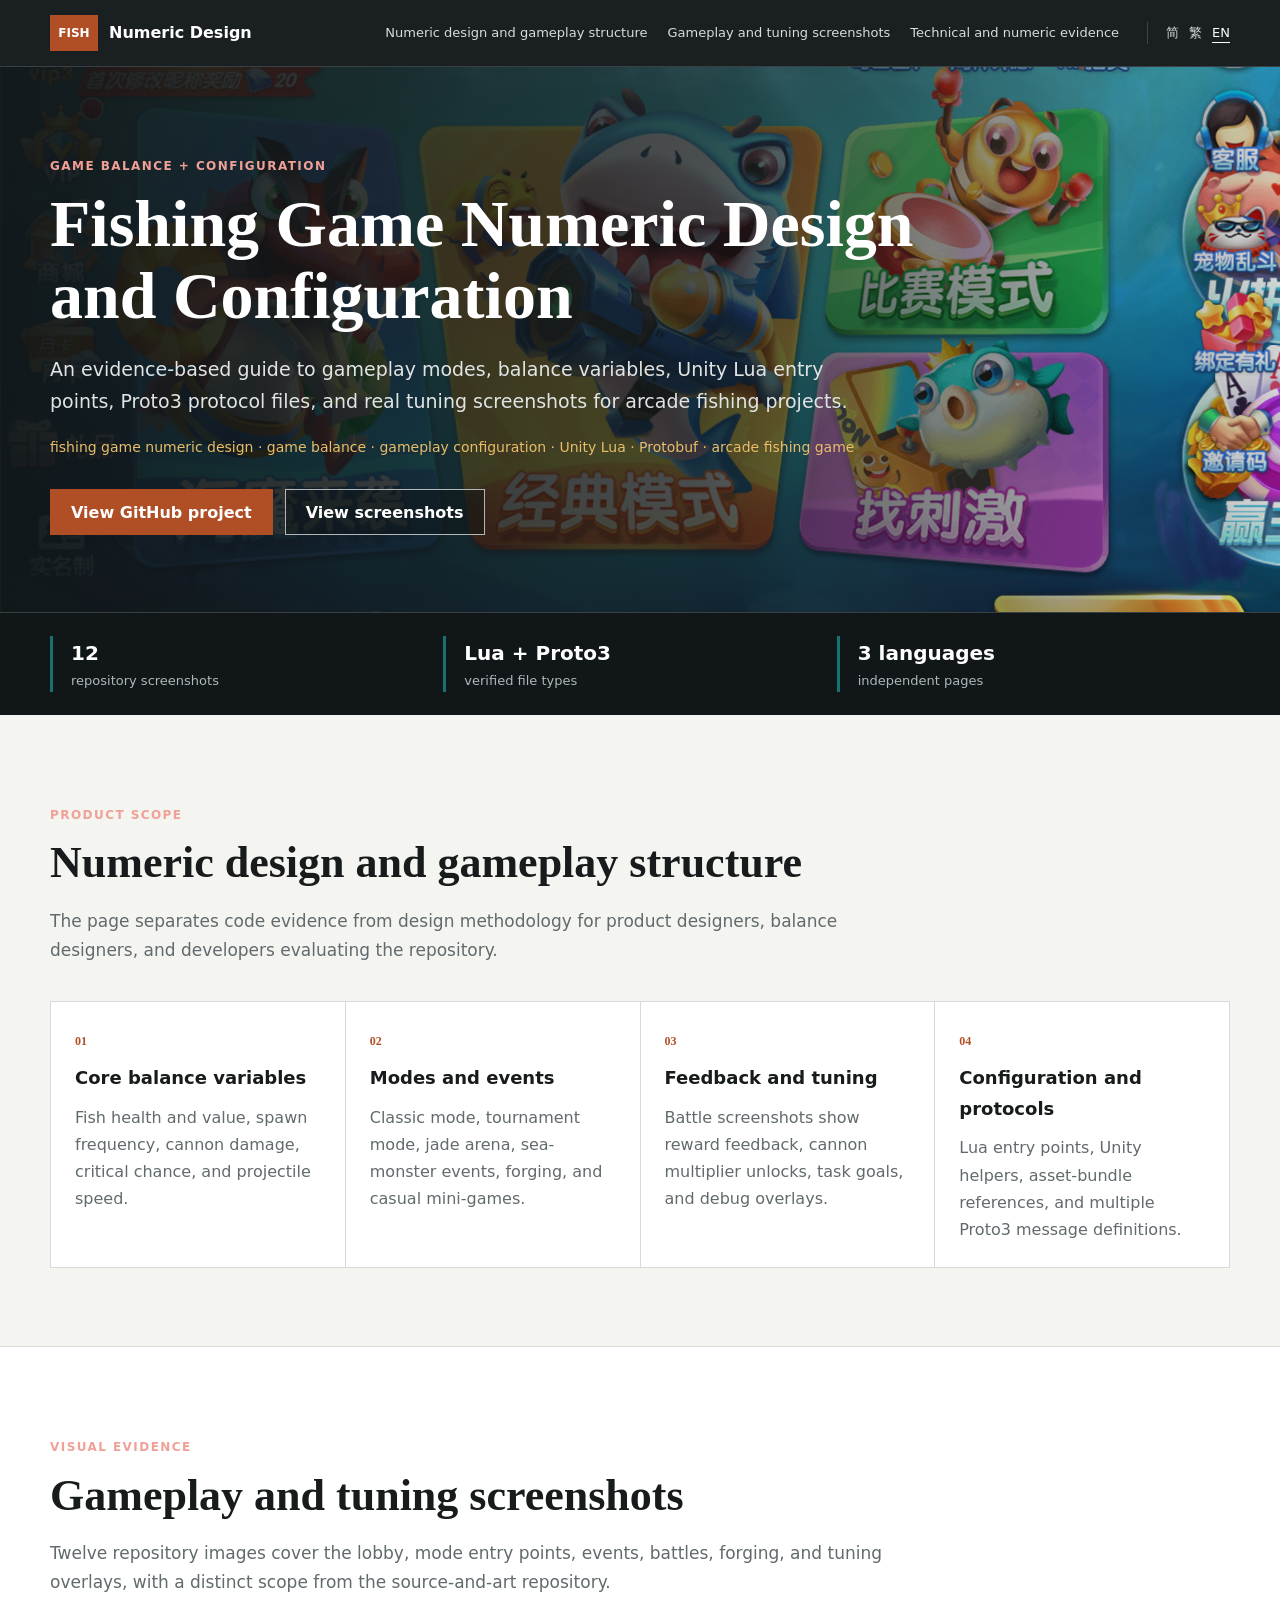
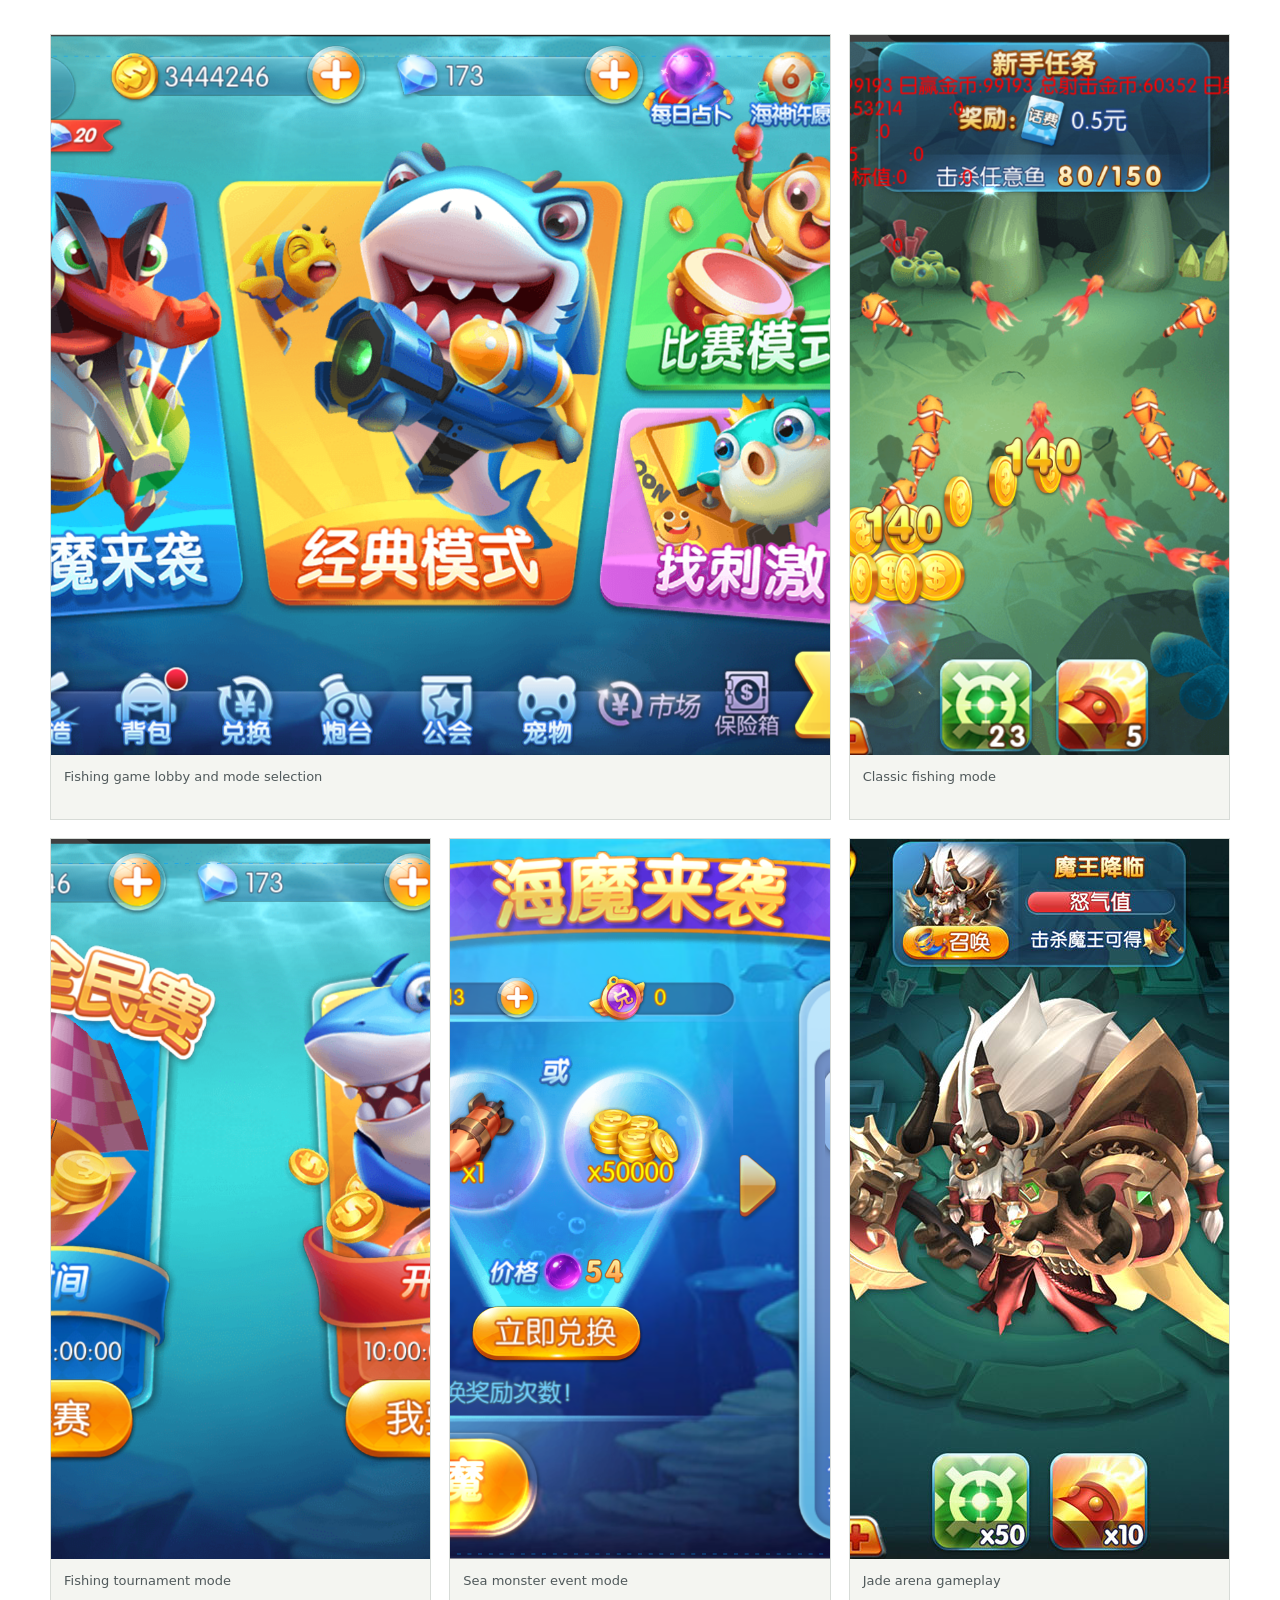
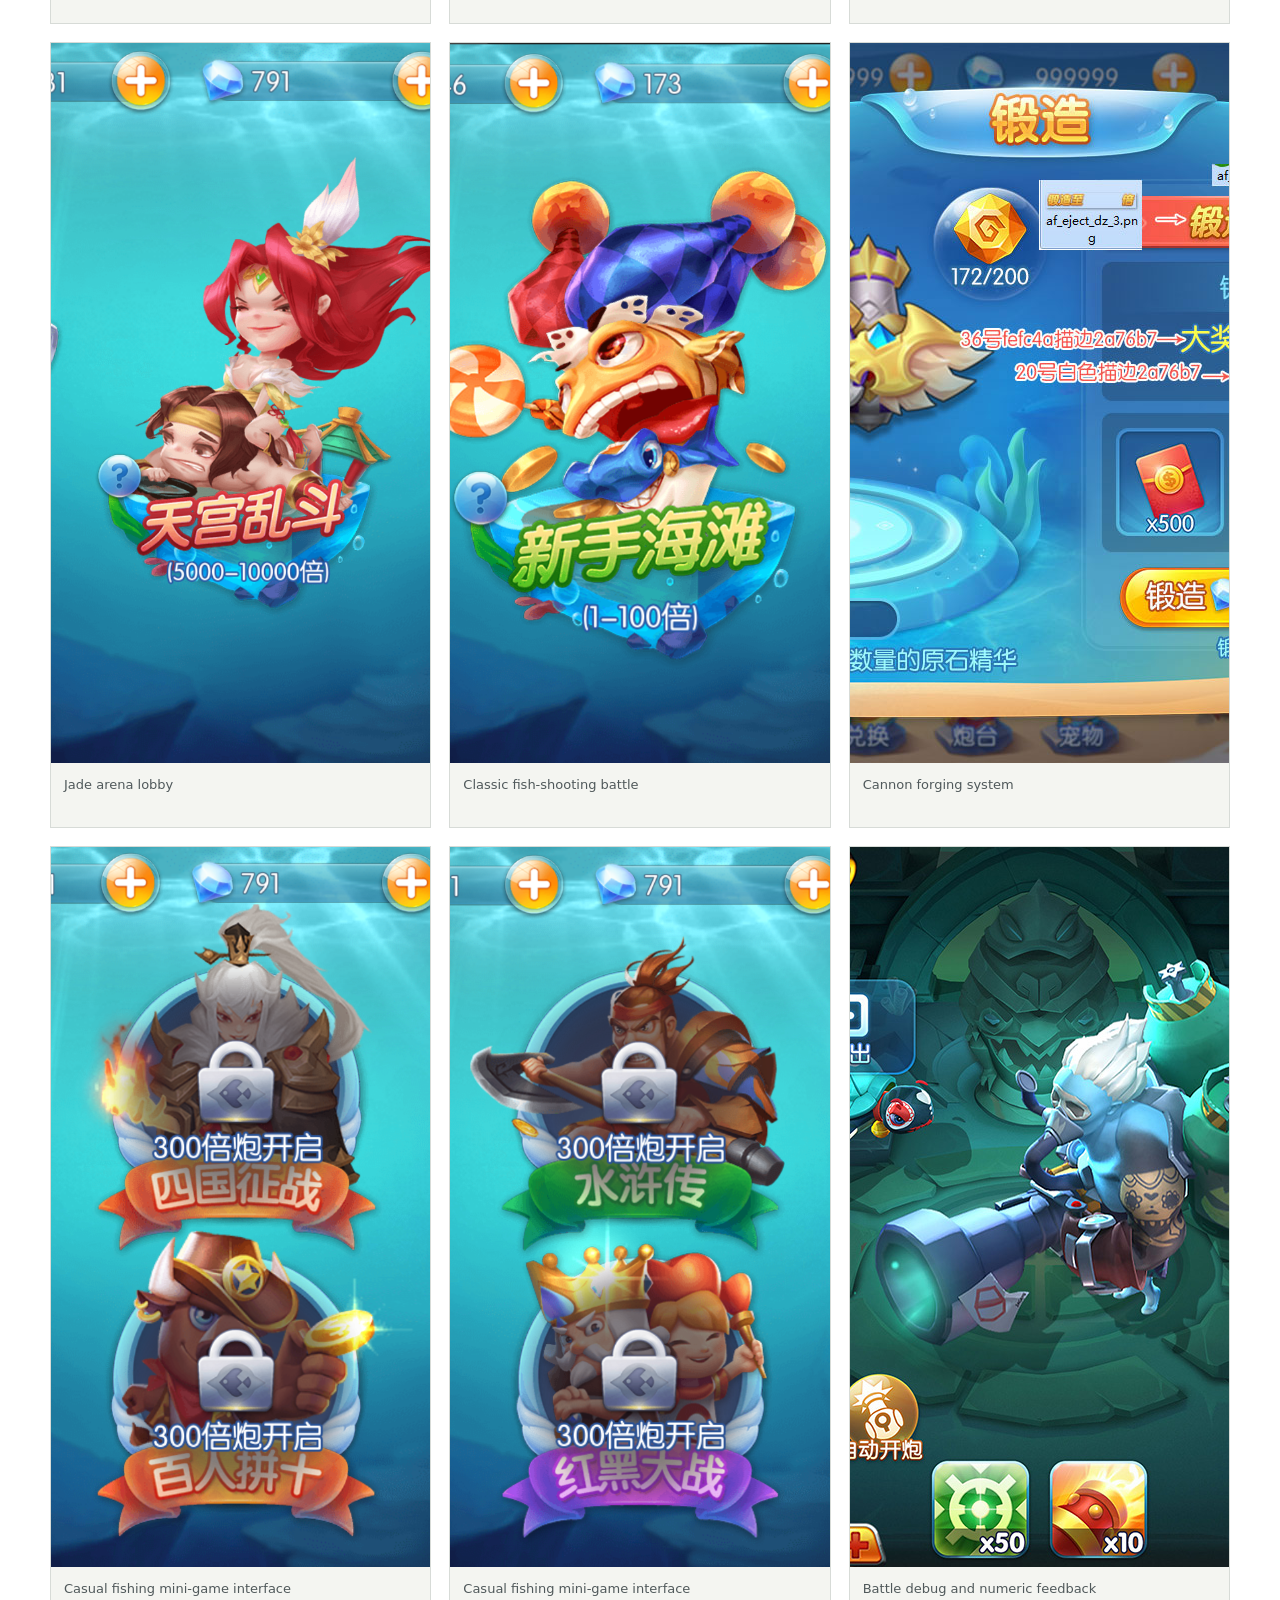
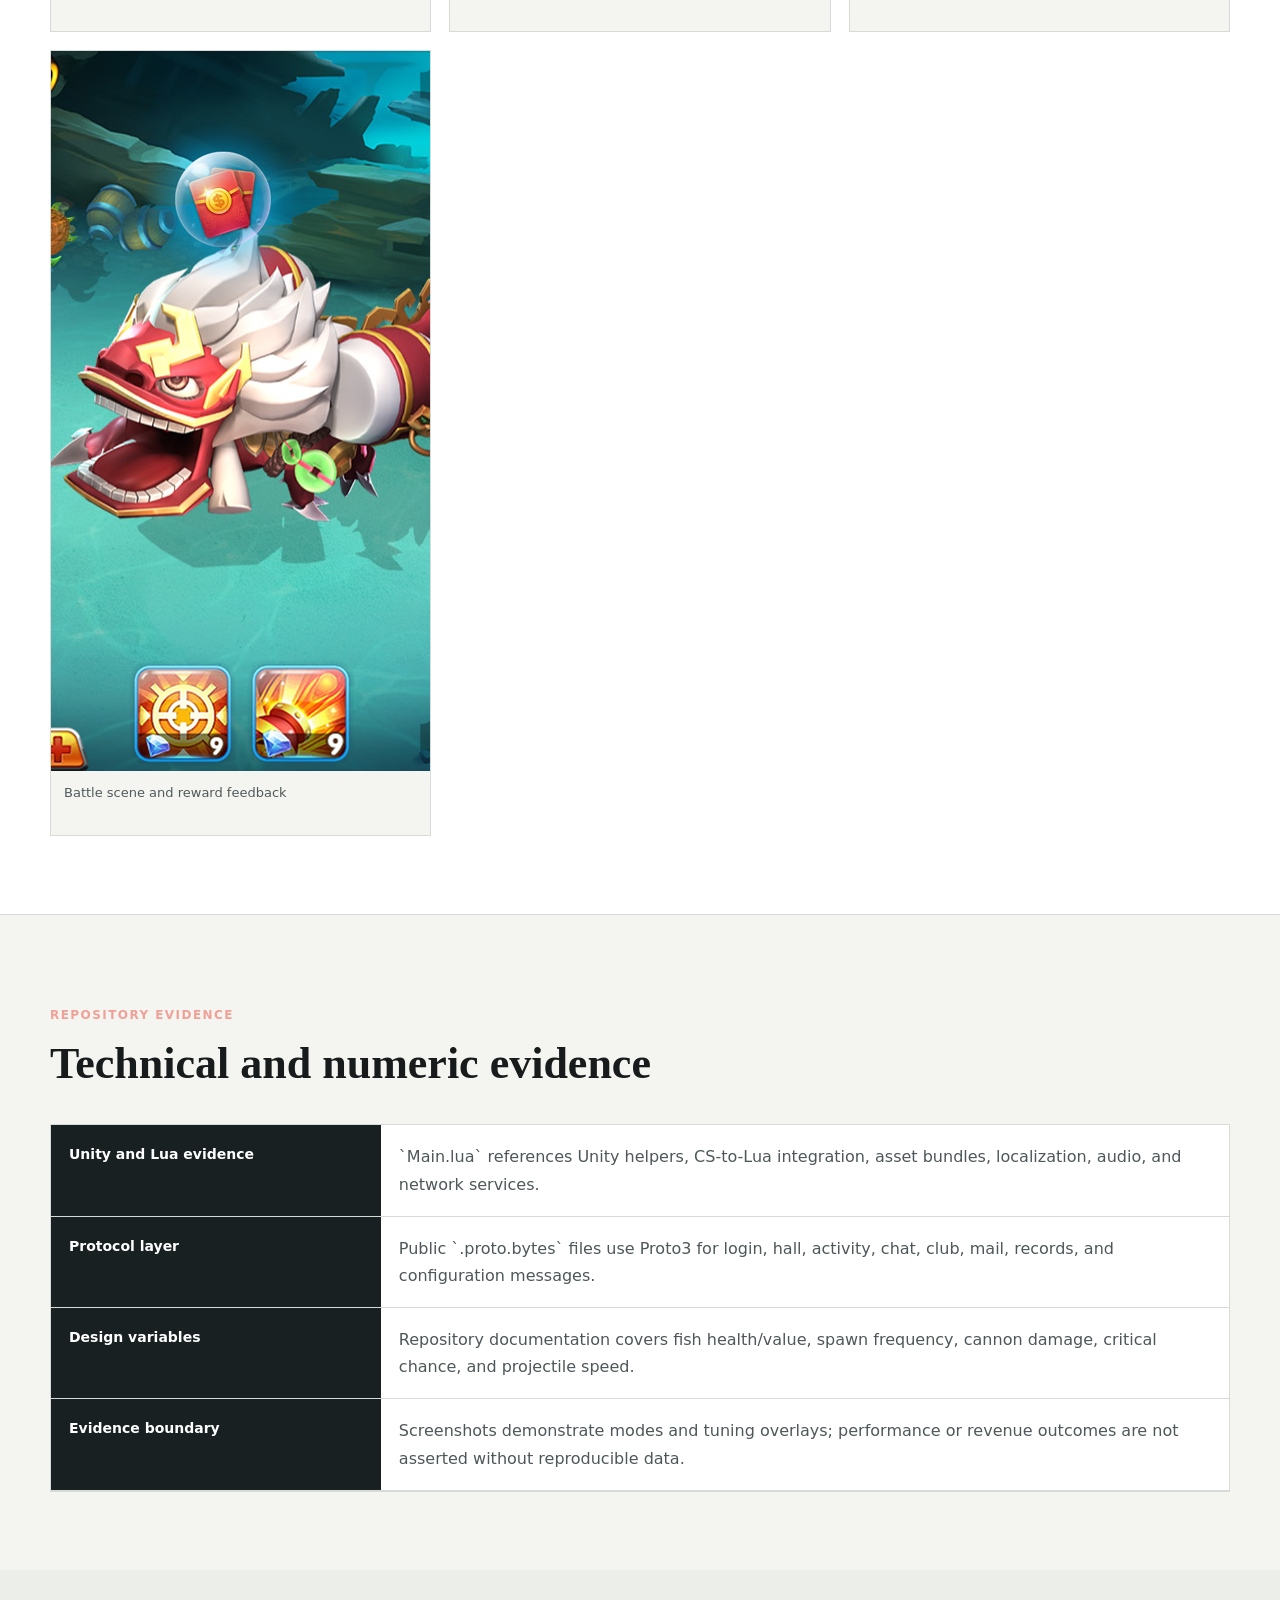
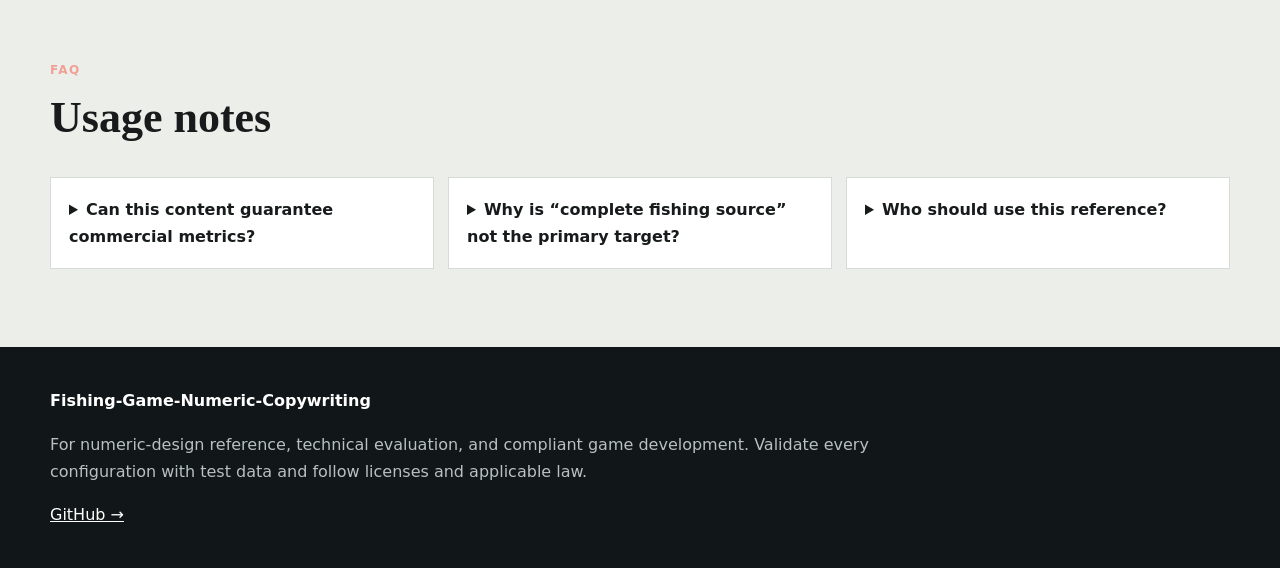
<file: docs/en/index.html>
<!doctype html><html lang="en"><head><meta charset="utf-8"><meta name="viewport" content="width=device-width,initial-scale=1"><meta name="robots" content="index,follow,max-image-preview:large"><meta name="google-site-verification" content="rrp5Uvgzi-1-rMxUBfhV3wjlNrFqzwnqiA4e3qsOLEM"><title>Fishing Game Numeric Design: Unity Lua and Protobuf Guide</title><meta name="description" content="Explore fishing game balance variables, classic and tournament modes, jade and sea-monster events, Unity Lua integration, Proto3 messages, and 12 real screenshots."><meta name="keywords" content="fishing game numeric design · game balance · gameplay configuration · Unity Lua · Protobuf · arcade fishing game"><link rel="canonical" href="https://alibabama401.github.io/Fishing-Game-Numeric-Copywriting/en/"><link rel="alternate" hreflang="x-default" href="https://alibabama401.github.io/Fishing-Game-Numeric-Copywriting/"><link rel="alternate" hreflang="zh-CN" href="https://alibabama401.github.io/Fishing-Game-Numeric-Copywriting/zh-cn/"><link rel="alternate" hreflang="zh-TW" href="https://alibabama401.github.io/Fishing-Game-Numeric-Copywriting/zh-tw/"><link rel="alternate" hreflang="en" href="https://alibabama401.github.io/Fishing-Game-Numeric-Copywriting/en/"><meta property="og:type" content="website"><meta property="og:title" content="Fishing Game Numeric Design: Unity Lua and Protobuf Guide"><meta property="og:description" content="Explore fishing game balance variables, classic and tournament modes, jade and sea-monster events, Unity Lua integration, Proto3 messages, and 12 real screenshots."><meta property="og:url" content="https://alibabama401.github.io/Fishing-Game-Numeric-Copywriting/en/"><meta property="og:image" content="https://alibabama401.github.io/Fishing-Game-Numeric-Copywriting/assets/screenshots/lobby.png"><meta name="twitter:card" content="summary_large_image"><link rel="stylesheet" href="../assets/site.css"><script type="application/ld+json">{"@context":"https://schema.org","@type":"SoftwareSourceCode","name":"Fishing Game Numeric Design and Configuration","description":"Explore fishing game balance variables, classic and tournament modes, jade and sea-monster events, Unity Lua integration, Proto3 messages, and 12 real screenshots.","codeRepository":"https://github.com/alibabama401/Fishing-Game-Numeric-Copywriting","url":"https://alibabama401.github.io/Fishing-Game-Numeric-Copywriting/en/","programmingLanguage":["Lua","Protocol Buffers"],"image":["https://alibabama401.github.io/Fishing-Game-Numeric-Copywriting/assets/screenshots/lobby.png","https://alibabama401.github.io/Fishing-Game-Numeric-Copywriting/assets/screenshots/classic-mode.png","https://alibabama401.github.io/Fishing-Game-Numeric-Copywriting/assets/screenshots/tournament-mode.png"],"inLanguage":"en","license":"https://github.com/alibabama401/Fishing-Game-Numeric-Copywriting/blob/main/LICENSE"}</script></head><body class="numeric"><header><div class="shell nav"><a class="brand" href="../"><b>FISH</b><span>Numeric Design</span></a><nav><a href="#features">Numeric design and gameplay structure</a><a href="#gallery">Gameplay and tuning screenshots</a><a href="#tech">Technical and numeric evidence</a></nav><div class="langs" aria-label="Language"><a href="../">简</a><a href="../zh-tw/">繁</a><a href="../en/" aria-current="page">EN</a></div></div></header><main><section class="hero" style="--hero:url('../assets/screenshots/lobby.png')"><div class="shell hero-copy"><p class="eyebrow">GAME BALANCE + CONFIGURATION</p><h1>Fishing Game Numeric Design and Configuration</h1><p class="intro">An evidence-based guide to gameplay modes, balance variables, Unity Lua entry points, Proto3 protocol files, and real tuning screenshots for arcade fishing projects.</p><p class="keywords">fishing game numeric design · game balance · gameplay configuration · Unity Lua · Protobuf · arcade fishing game</p><div class="actions"><a class="button primary" href="https://github.com/alibabama401/Fishing-Game-Numeric-Copywriting">View GitHub project</a><a class="button secondary" href="#gallery">View screenshots</a></div></div></section><section class="facts"><div class="shell"><span><b>12</b> repository screenshots</span><span><b>Lua + Proto3</b> verified file types</span><span><b>3 languages</b> independent pages</span></div></section><section class="section shell" id="features"><p class="kicker">PRODUCT SCOPE</p><h2>Numeric design and gameplay structure</h2><p class="lead">The page separates code evidence from design methodology for product designers, balance designers, and developers evaluating the repository.</p><div class="features"><article><span>01</span><h3>Core balance variables</h3><p>Fish health and value, spawn frequency, cannon damage, critical chance, and projectile speed.</p></article><article><span>02</span><h3>Modes and events</h3><p>Classic mode, tournament mode, jade arena, sea-monster events, forging, and casual mini-games.</p></article><article><span>03</span><h3>Feedback and tuning</h3><p>Battle screenshots show reward feedback, cannon multiplier unlocks, task goals, and debug overlays.</p></article><article><span>04</span><h3>Configuration and protocols</h3><p>Lua entry points, Unity helpers, asset-bundle references, and multiple Proto3 message definitions.</p></article></div></section><section class="band" id="gallery"><div class="shell"><p class="kicker">VISUAL EVIDENCE</p><h2>Gameplay and tuning screenshots</h2><p class="lead">Twelve repository images cover the lobby, mode entry points, events, battles, forging, and tuning overlays, with a distinct scope from the source-and-art repository.</p><div class="gallery"><figure class="wide"><img src="../assets/screenshots/lobby.png" alt="Fishing game lobby and mode selection" loading="eager" width="1280" height="720"><figcaption>Fishing game lobby and mode selection</figcaption></figure><figure><img src="../assets/screenshots/classic-mode.png" alt="Classic fishing mode" loading="eager" width="1280" height="720"><figcaption>Classic fishing mode</figcaption></figure><figure><img src="../assets/screenshots/tournament-mode.png" alt="Fishing tournament mode" loading="lazy" width="1280" height="720"><figcaption>Fishing tournament mode</figcaption></figure><figure><img src="../assets/screenshots/haimo.png" alt="Sea monster event mode" loading="lazy" width="1280" height="720"><figcaption>Sea monster event mode</figcaption></figure><figure><img src="../assets/screenshots/jade-arena.jpg" alt="Jade arena gameplay" loading="lazy" width="1280" height="720"><figcaption>Jade arena gameplay</figcaption></figure><figure><img src="../assets/screenshots/yushidating.png" alt="Jade arena lobby" loading="lazy" width="1280" height="720"><figcaption>Jade arena lobby</figcaption></figure><figure><img src="../assets/screenshots/jingdian.png" alt="Classic fish-shooting battle" loading="lazy" width="1280" height="720"><figcaption>Classic fish-shooting battle</figcaption></figure><figure><img src="../assets/screenshots/duanzhao.jpg" alt="Cannon forging system" loading="lazy" width="1280" height="720"><figcaption>Cannon forging system</figcaption></figure><figure><img src="../assets/screenshots/xiaoyouxi1.png" alt="Casual fishing mini-game interface" loading="lazy" width="1280" height="720"><figcaption>Casual fishing mini-game interface</figcaption></figure><figure><img src="../assets/screenshots/xiaoyouxi2.png" alt="Casual fishing mini-game interface" loading="lazy" width="1280" height="720"><figcaption>Casual fishing mini-game interface</figcaption></figure><figure><img src="../assets/screenshots/zhandou2.jpg" alt="Battle debug and numeric feedback" loading="lazy" width="1280" height="720"><figcaption>Battle debug and numeric feedback</figcaption></figure><figure><img src="../assets/screenshots/zhandou3.jpg" alt="Battle scene and reward feedback" loading="lazy" width="1280" height="720"><figcaption>Battle scene and reward feedback</figcaption></figure></div></div></section><section class="section shell" id="tech"><p class="kicker">REPOSITORY EVIDENCE</p><h2>Technical and numeric evidence</h2><div class="table-scroll"><table><tr><th>Unity and Lua evidence</th><td>`Main.lua` references Unity helpers, CS-to-Lua integration, asset bundles, localization, audio, and network services.</td></tr><tr><th>Protocol layer</th><td>Public `.proto.bytes` files use Proto3 for login, hall, activity, chat, club, mail, records, and configuration messages.</td></tr><tr><th>Design variables</th><td>Repository documentation covers fish health/value, spawn frequency, cannon damage, critical chance, and projectile speed.</td></tr><tr><th>Evidence boundary</th><td>Screenshots demonstrate modes and tuning overlays; performance or revenue outcomes are not asserted without reproducible data.</td></tr></table></div></section><section class="faq-band"><div class="shell"><p class="kicker">FAQ</p><h2>Usage notes</h2><div class="faq"><details><summary>Can this content guarantee commercial metrics?</summary><p>No. Numeric design needs target-user data, regional context, instrumentation, and repeated A/B testing. This page makes no revenue, retention, or payment claims.</p></details><details><summary>Why is “complete fishing source” not the primary target?</summary><p>This repository’s distinct evidence is numeric documentation, gameplay screenshots, Lua entry points, and Proto3 protocols. The companion repository covers source and art.</p></details><details><summary>Who should use this reference?</summary><p>Teams researching fishing-game balance, gameplay configuration, Unity Lua integration, and Protobuf structures.</p></details></div></div></section></main><footer><div class="shell"><strong>Fishing-Game-Numeric-Copywriting</strong><p>For numeric-design reference, technical evaluation, and compliant game development. Validate every configuration with test data and follow licenses and applicable law.</p><a href="https://github.com/alibabama401/Fishing-Game-Numeric-Copywriting">GitHub →</a></div></footer></body></html>
</file>
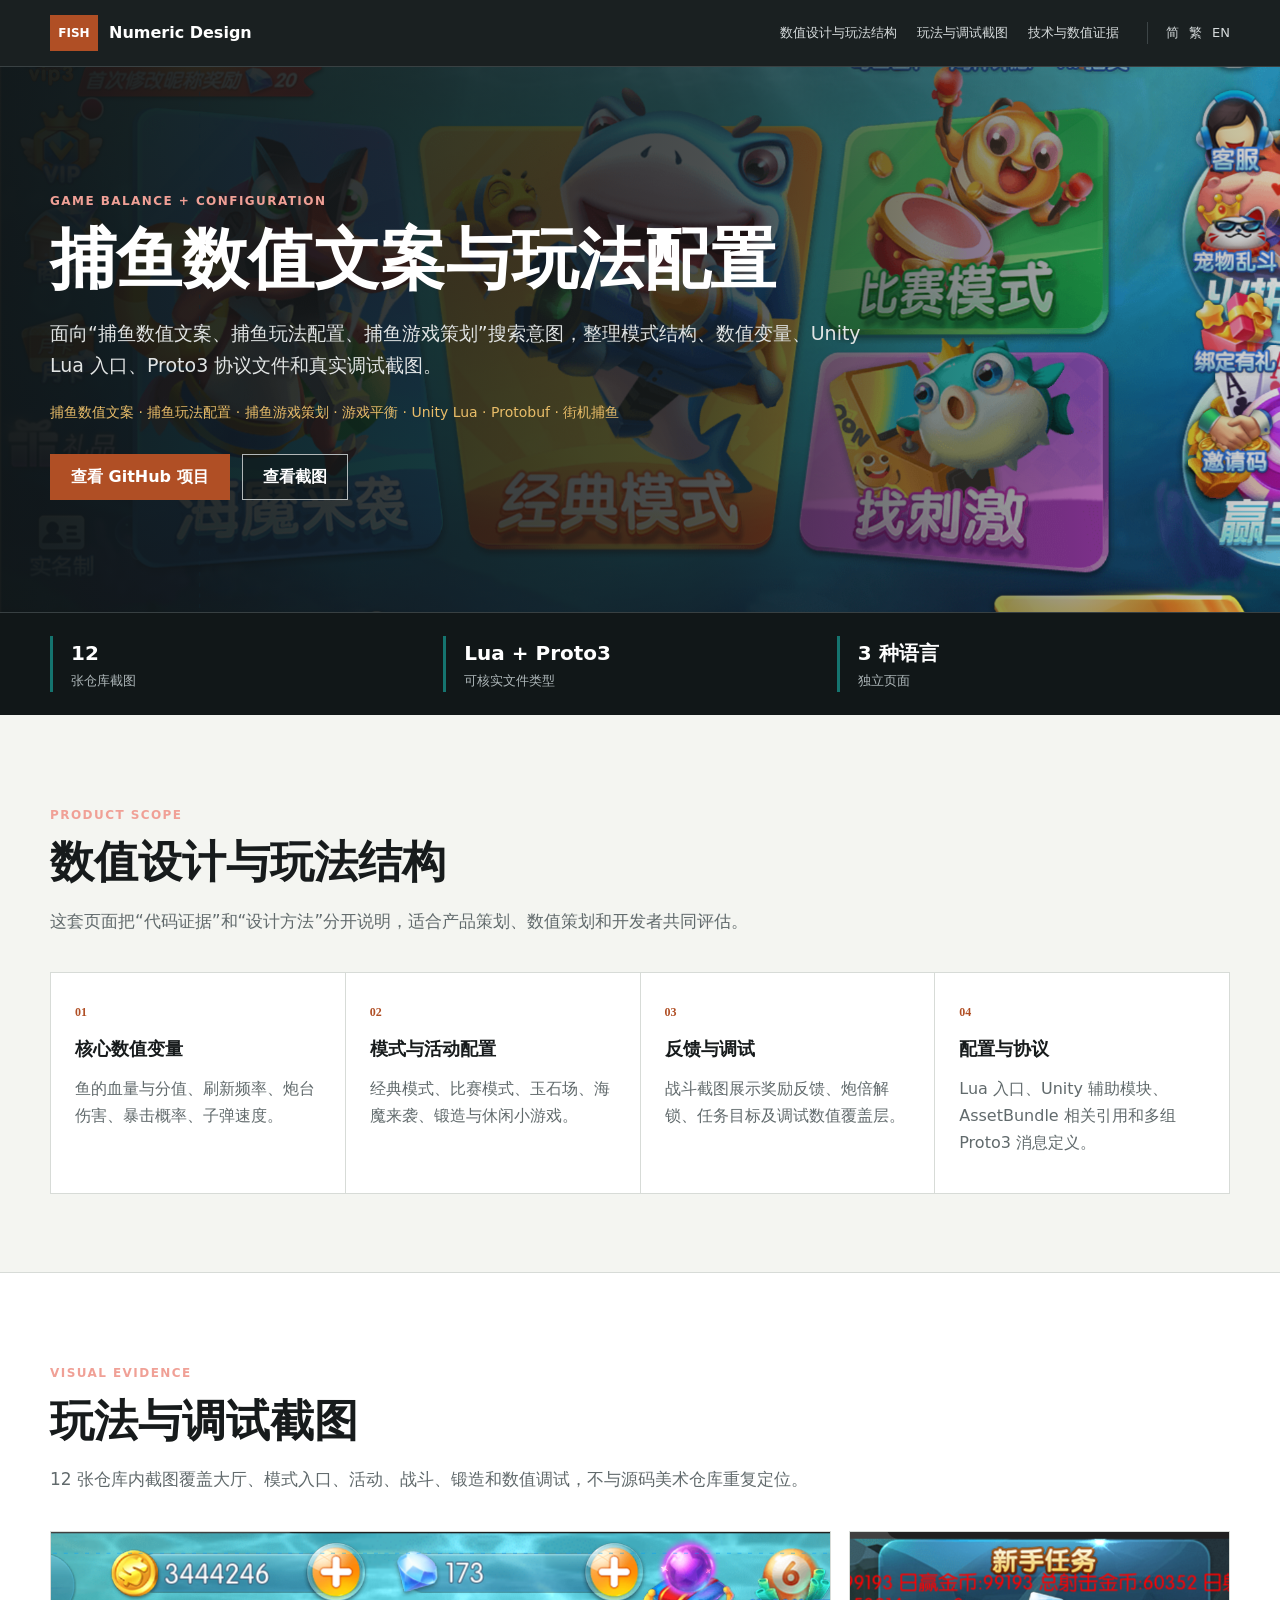
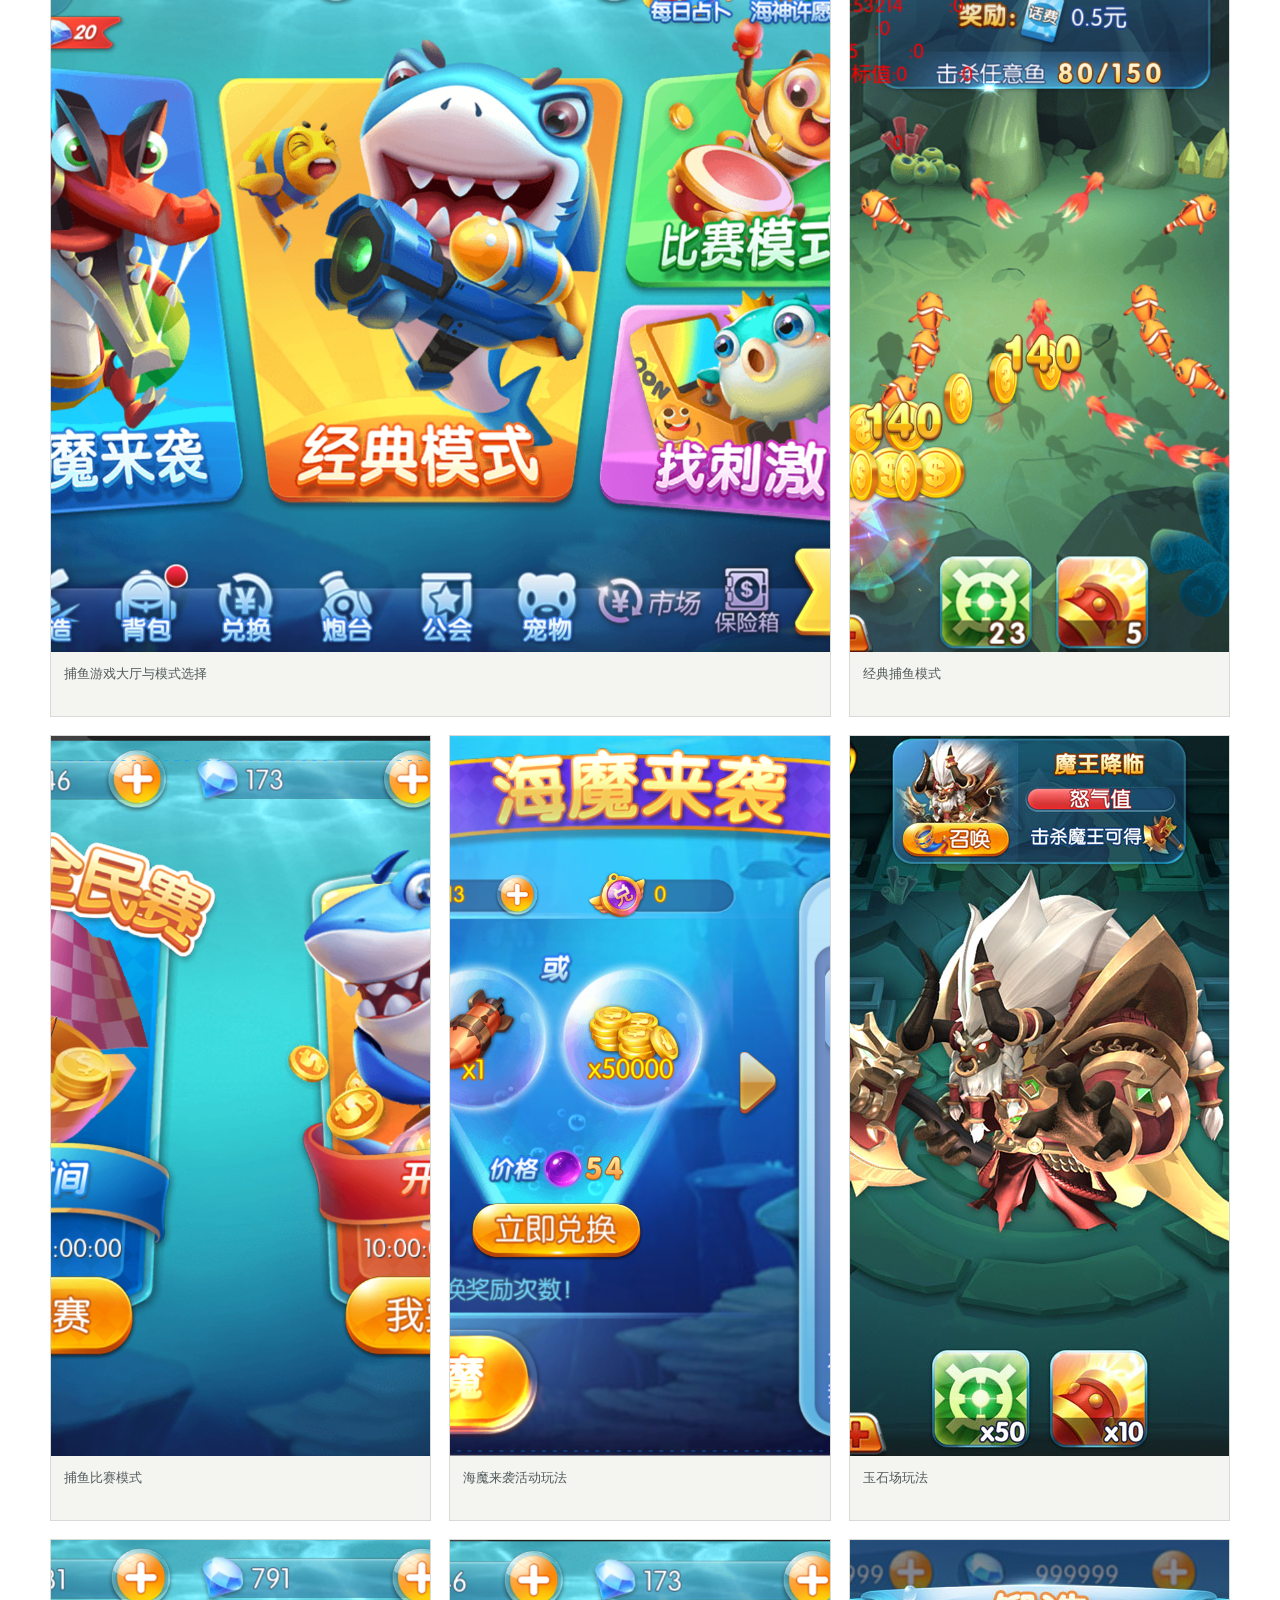
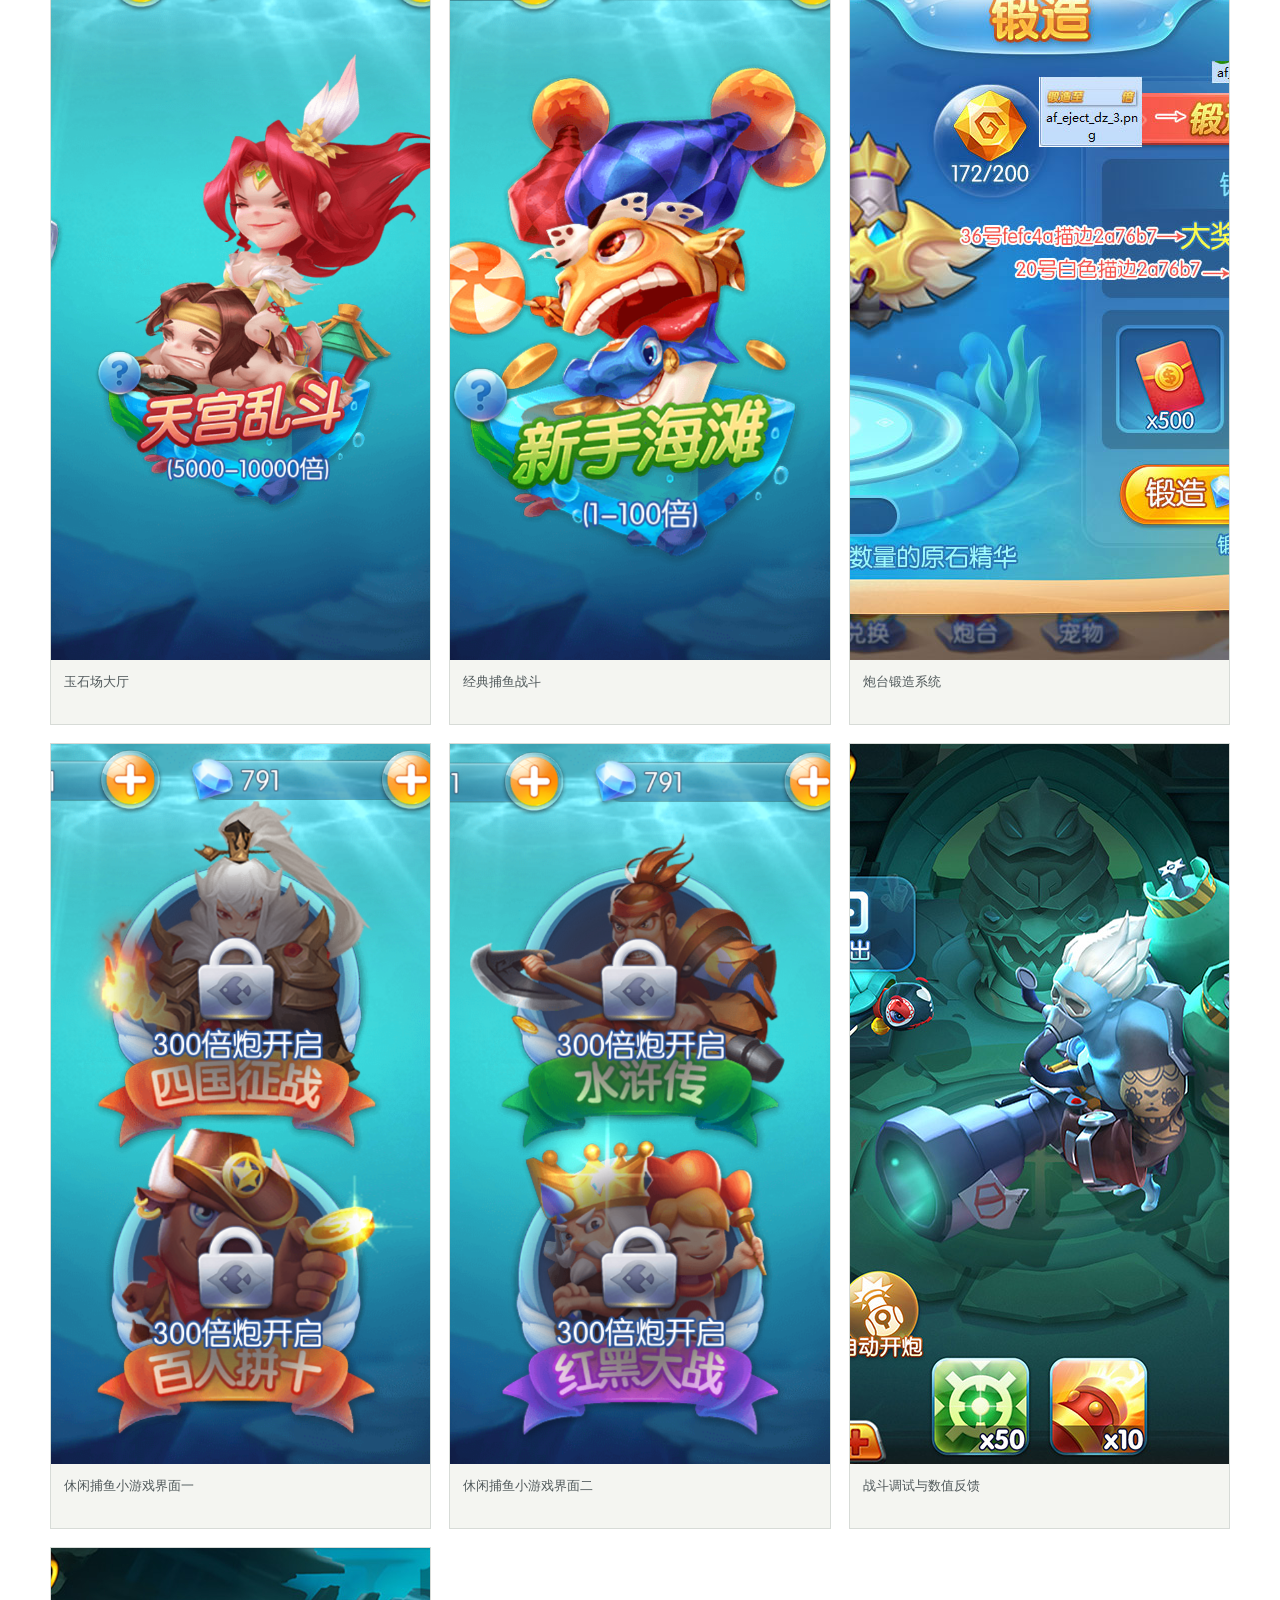
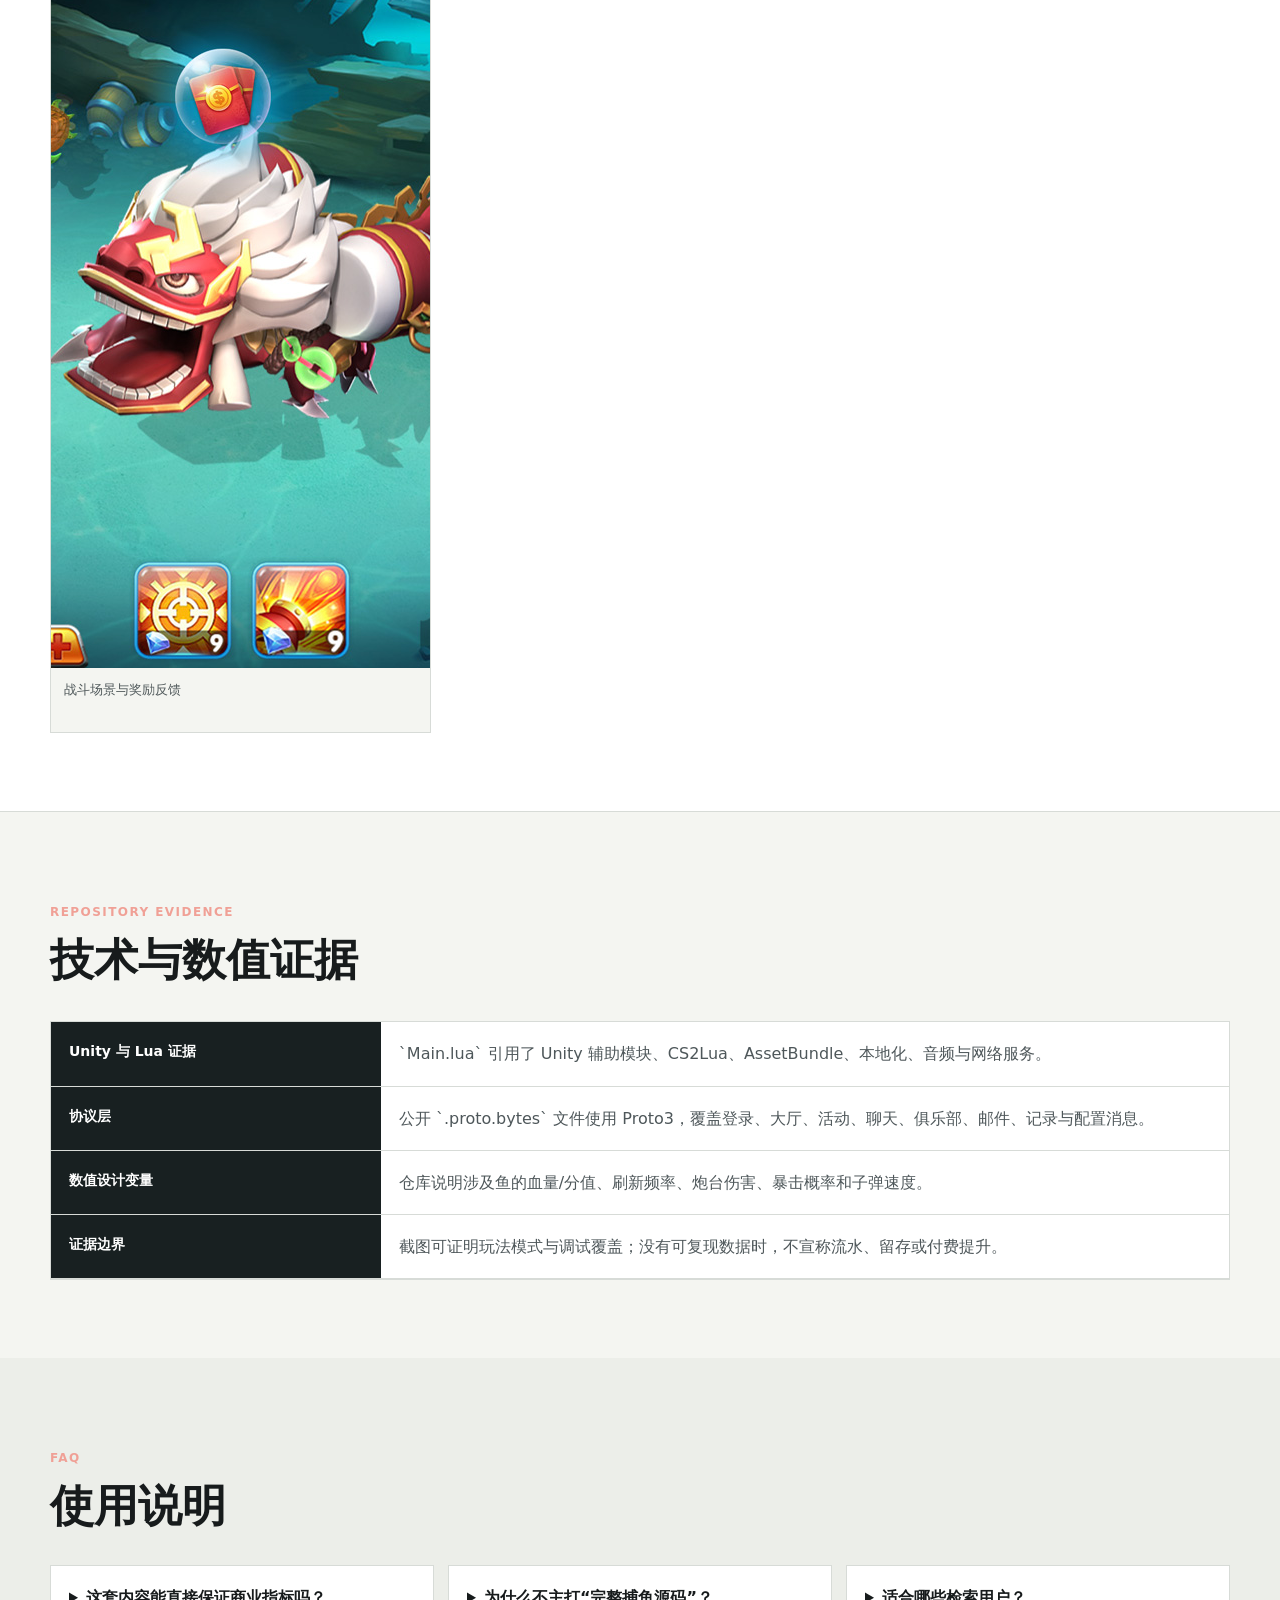
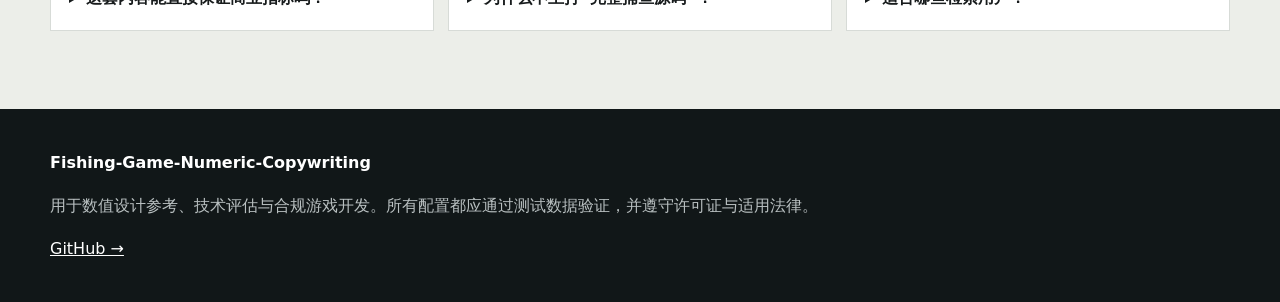
<file: docs/zh-cn/index.html>
<!doctype html><html lang="zh-CN"><head><meta charset="utf-8"><meta name="viewport" content="width=device-width,initial-scale=1"><meta name="robots" content="index,follow,max-image-preview:large"><meta name="google-site-verification" content="rrp5Uvgzi-1-rMxUBfhV3wjlNrFqzwnqiA4e3qsOLEM"><title>捕鱼数值文案与玩法配置｜Unity Lua、Protobuf 与街机捕鱼</title><meta name="description" content="展示捕鱼游戏数值文案、经典与比赛模式、玉石场和海魔活动，并结合 Unity Lua、Proto3 协议、配置变量、调试场景及 12 张真实产品截图。"><meta name="keywords" content="捕鱼数值文案 · 捕鱼玩法配置 · 捕鱼游戏策划 · 游戏平衡 · Unity Lua · Protobuf · 街机捕鱼"><link rel="canonical" href="https://alibabama401.github.io/Fishing-Game-Numeric-Copywriting/zh-cn/"><link rel="alternate" hreflang="x-default" href="https://alibabama401.github.io/Fishing-Game-Numeric-Copywriting/"><link rel="alternate" hreflang="zh-CN" href="https://alibabama401.github.io/Fishing-Game-Numeric-Copywriting/zh-cn/"><link rel="alternate" hreflang="zh-TW" href="https://alibabama401.github.io/Fishing-Game-Numeric-Copywriting/zh-tw/"><link rel="alternate" hreflang="en" href="https://alibabama401.github.io/Fishing-Game-Numeric-Copywriting/en/"><meta property="og:type" content="website"><meta property="og:title" content="捕鱼数值文案与玩法配置｜Unity Lua、Protobuf 与街机捕鱼"><meta property="og:description" content="展示捕鱼游戏数值文案、经典与比赛模式、玉石场和海魔活动，并结合 Unity Lua、Proto3 协议、配置变量、调试场景及 12 张真实产品截图。"><meta property="og:url" content="https://alibabama401.github.io/Fishing-Game-Numeric-Copywriting/zh-cn/"><meta property="og:image" content="https://alibabama401.github.io/Fishing-Game-Numeric-Copywriting/assets/screenshots/lobby.png"><meta name="twitter:card" content="summary_large_image"><link rel="stylesheet" href="../assets/site.css"><script type="application/ld+json">{"@context":"https://schema.org","@type":"SoftwareSourceCode","name":"捕鱼数值文案与玩法配置","description":"展示捕鱼游戏数值文案、经典与比赛模式、玉石场和海魔活动，并结合 Unity Lua、Proto3 协议、配置变量、调试场景及 12 张真实产品截图。","codeRepository":"https://github.com/alibabama401/Fishing-Game-Numeric-Copywriting","url":"https://alibabama401.github.io/Fishing-Game-Numeric-Copywriting/zh-cn/","programmingLanguage":["Lua","Protocol Buffers"],"image":["https://alibabama401.github.io/Fishing-Game-Numeric-Copywriting/assets/screenshots/lobby.png","https://alibabama401.github.io/Fishing-Game-Numeric-Copywriting/assets/screenshots/classic-mode.png","https://alibabama401.github.io/Fishing-Game-Numeric-Copywriting/assets/screenshots/tournament-mode.png"],"inLanguage":"zh-CN","license":"https://github.com/alibabama401/Fishing-Game-Numeric-Copywriting/blob/main/LICENSE"}</script></head><body class="numeric"><header><div class="shell nav"><a class="brand" href="../"><b>FISH</b><span>Numeric Design</span></a><nav><a href="#features">数值设计与玩法结构</a><a href="#gallery">玩法与调试截图</a><a href="#tech">技术与数值证据</a></nav><div class="langs" aria-label="Language"><a href="../">简</a><a href="../zh-tw/">繁</a><a href="../en/">EN</a></div></div></header><main><section class="hero" style="--hero:url('../assets/screenshots/lobby.png')"><div class="shell hero-copy"><p class="eyebrow">GAME BALANCE + CONFIGURATION</p><h1>捕鱼数值文案与玩法配置</h1><p class="intro">面向“捕鱼数值文案、捕鱼玩法配置、捕鱼游戏策划”搜索意图，整理模式结构、数值变量、Unity Lua 入口、Proto3 协议文件和真实调试截图。</p><p class="keywords">捕鱼数值文案 · 捕鱼玩法配置 · 捕鱼游戏策划 · 游戏平衡 · Unity Lua · Protobuf · 街机捕鱼</p><div class="actions"><a class="button primary" href="https://github.com/alibabama401/Fishing-Game-Numeric-Copywriting">查看 GitHub 项目</a><a class="button secondary" href="#gallery">查看截图</a></div></div></section><section class="facts"><div class="shell"><span><b>12</b> 张仓库截图</span><span><b>Lua + Proto3</b> 可核实文件类型</span><span><b>3 种语言</b> 独立页面</span></div></section><section class="section shell" id="features"><p class="kicker">PRODUCT SCOPE</p><h2>数值设计与玩法结构</h2><p class="lead">这套页面把“代码证据”和“设计方法”分开说明，适合产品策划、数值策划和开发者共同评估。</p><div class="features"><article><span>01</span><h3>核心数值变量</h3><p>鱼的血量与分值、刷新频率、炮台伤害、暴击概率、子弹速度。</p></article><article><span>02</span><h3>模式与活动配置</h3><p>经典模式、比赛模式、玉石场、海魔来袭、锻造与休闲小游戏。</p></article><article><span>03</span><h3>反馈与调试</h3><p>战斗截图展示奖励反馈、炮倍解锁、任务目标及调试数值覆盖层。</p></article><article><span>04</span><h3>配置与协议</h3><p>Lua 入口、Unity 辅助模块、AssetBundle 相关引用和多组 Proto3 消息定义。</p></article></div></section><section class="band" id="gallery"><div class="shell"><p class="kicker">VISUAL EVIDENCE</p><h2>玩法与调试截图</h2><p class="lead">12 张仓库内截图覆盖大厅、模式入口、活动、战斗、锻造和数值调试，不与源码美术仓库重复定位。</p><div class="gallery"><figure class="wide"><img src="../assets/screenshots/lobby.png" alt="捕鱼游戏大厅与模式选择" loading="eager" width="1280" height="720"><figcaption>捕鱼游戏大厅与模式选择</figcaption></figure><figure><img src="../assets/screenshots/classic-mode.png" alt="经典捕鱼模式" loading="eager" width="1280" height="720"><figcaption>经典捕鱼模式</figcaption></figure><figure><img src="../assets/screenshots/tournament-mode.png" alt="捕鱼比赛模式" loading="lazy" width="1280" height="720"><figcaption>捕鱼比赛模式</figcaption></figure><figure><img src="../assets/screenshots/haimo.png" alt="海魔来袭活动玩法" loading="lazy" width="1280" height="720"><figcaption>海魔来袭活动玩法</figcaption></figure><figure><img src="../assets/screenshots/jade-arena.jpg" alt="玉石场玩法" loading="lazy" width="1280" height="720"><figcaption>玉石场玩法</figcaption></figure><figure><img src="../assets/screenshots/yushidating.png" alt="玉石场大厅" loading="lazy" width="1280" height="720"><figcaption>玉石场大厅</figcaption></figure><figure><img src="../assets/screenshots/jingdian.png" alt="经典捕鱼战斗" loading="lazy" width="1280" height="720"><figcaption>经典捕鱼战斗</figcaption></figure><figure><img src="../assets/screenshots/duanzhao.jpg" alt="炮台锻造系统" loading="lazy" width="1280" height="720"><figcaption>炮台锻造系统</figcaption></figure><figure><img src="../assets/screenshots/xiaoyouxi1.png" alt="休闲捕鱼小游戏界面一" loading="lazy" width="1280" height="720"><figcaption>休闲捕鱼小游戏界面一</figcaption></figure><figure><img src="../assets/screenshots/xiaoyouxi2.png" alt="休闲捕鱼小游戏界面二" loading="lazy" width="1280" height="720"><figcaption>休闲捕鱼小游戏界面二</figcaption></figure><figure><img src="../assets/screenshots/zhandou2.jpg" alt="战斗调试与数值反馈" loading="lazy" width="1280" height="720"><figcaption>战斗调试与数值反馈</figcaption></figure><figure><img src="../assets/screenshots/zhandou3.jpg" alt="战斗场景与奖励反馈" loading="lazy" width="1280" height="720"><figcaption>战斗场景与奖励反馈</figcaption></figure></div></div></section><section class="section shell" id="tech"><p class="kicker">REPOSITORY EVIDENCE</p><h2>技术与数值证据</h2><div class="table-scroll"><table><tr><th>Unity 与 Lua 证据</th><td>`Main.lua` 引用了 Unity 辅助模块、CS2Lua、AssetBundle、本地化、音频与网络服务。</td></tr><tr><th>协议层</th><td>公开 `.proto.bytes` 文件使用 Proto3，覆盖登录、大厅、活动、聊天、俱乐部、邮件、记录与配置消息。</td></tr><tr><th>数值设计变量</th><td>仓库说明涉及鱼的血量/分值、刷新频率、炮台伤害、暴击概率和子弹速度。</td></tr><tr><th>证据边界</th><td>截图可证明玩法模式与调试覆盖；没有可复现数据时，不宣称流水、留存或付费提升。</td></tr></table></div></section><section class="faq-band"><div class="shell"><p class="kicker">FAQ</p><h2>使用说明</h2><div class="faq"><details><summary>这套内容能直接保证商业指标吗？</summary><p>不能。数值设计需要结合目标用户、发行区域、实际埋点和 A/B 测试持续调整，本页面不承诺流水、留存或付费结果。</p></details><details><summary>为什么不主打“完整捕鱼源码”？</summary><p>该仓库最有区分度的证据是数值文案、玩法截图、Lua 入口与 Proto3 协议；完整源码与美术由另一仓库承接。</p></details><details><summary>适合哪些检索用户？</summary><p>适合查找捕鱼数值策划、游戏平衡、玩法配置、Unity Lua 和 Protobuf 结构参考的用户。</p></details></div></div></section></main><footer><div class="shell"><strong>Fishing-Game-Numeric-Copywriting</strong><p>用于数值设计参考、技术评估与合规游戏开发。所有配置都应通过测试数据验证，并遵守许可证与适用法律。</p><a href="https://github.com/alibabama401/Fishing-Game-Numeric-Copywriting">GitHub →</a></div></footer></body></html>
</file>
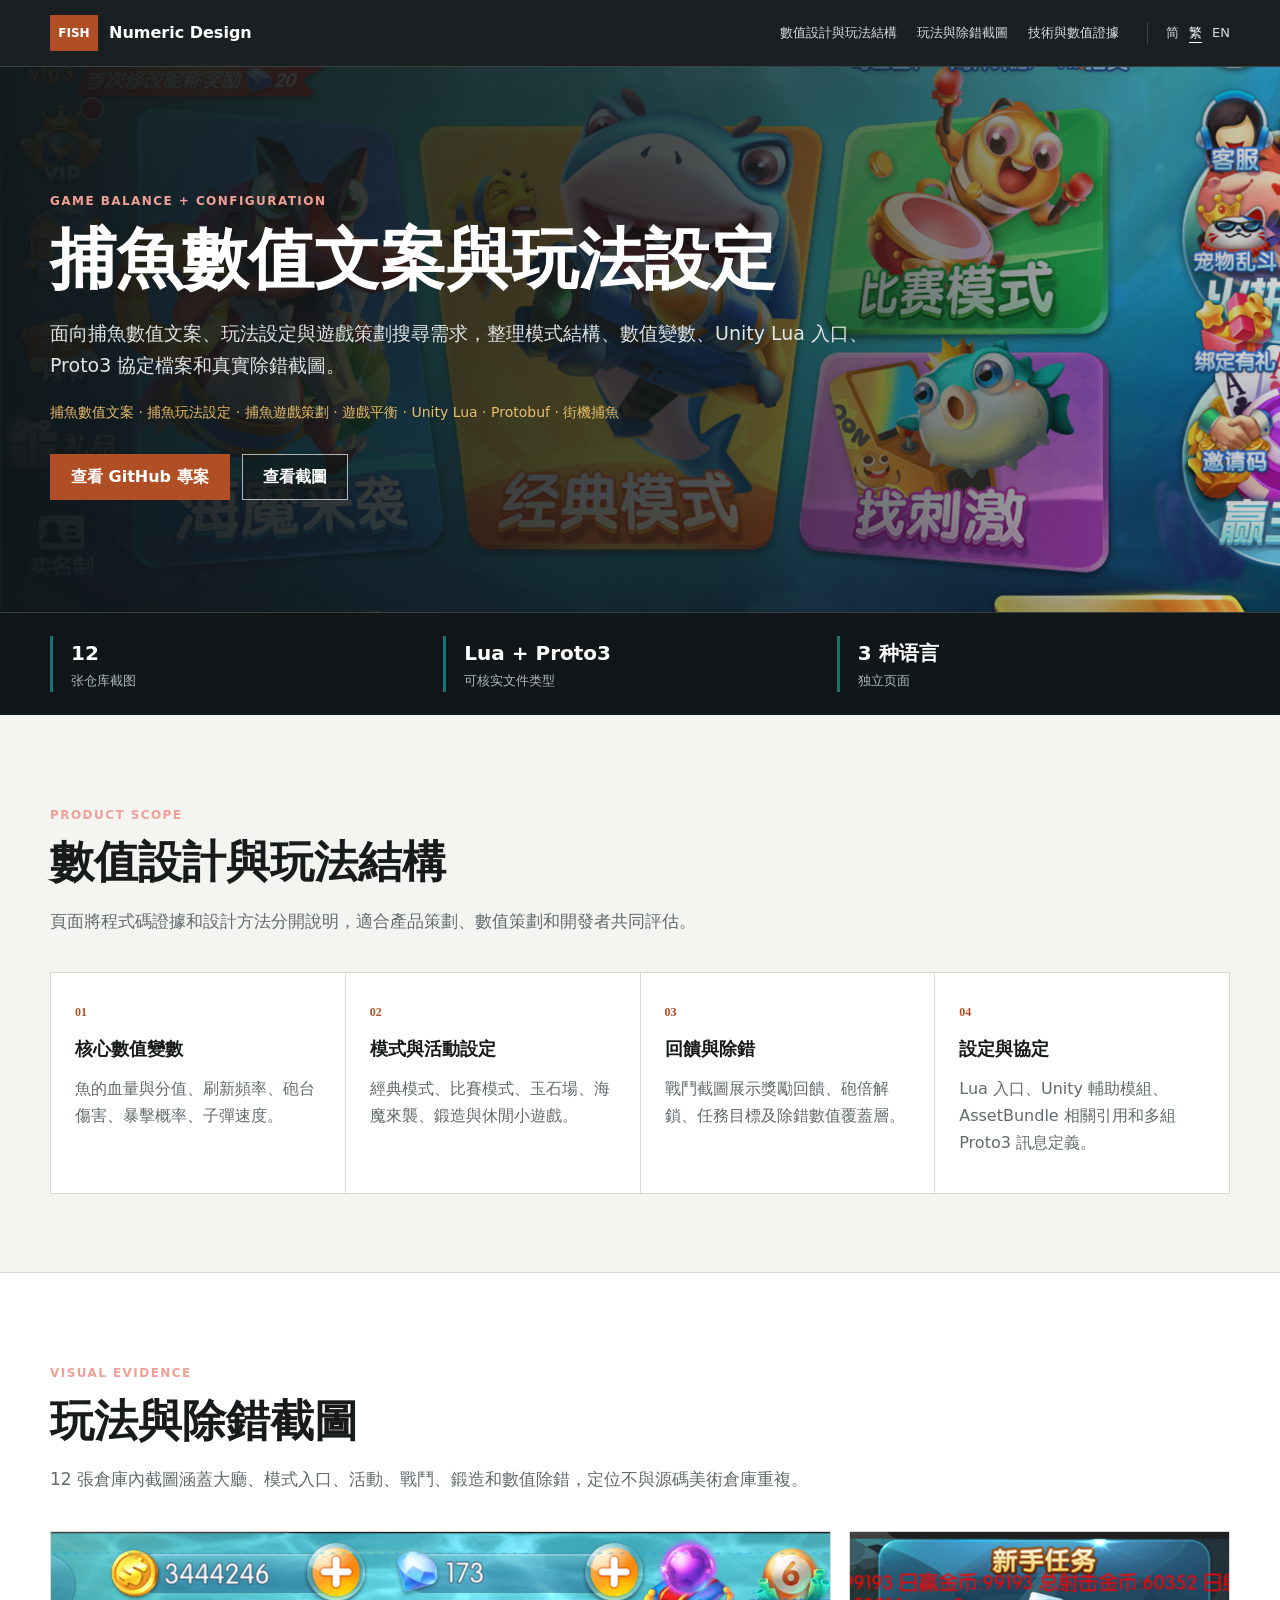
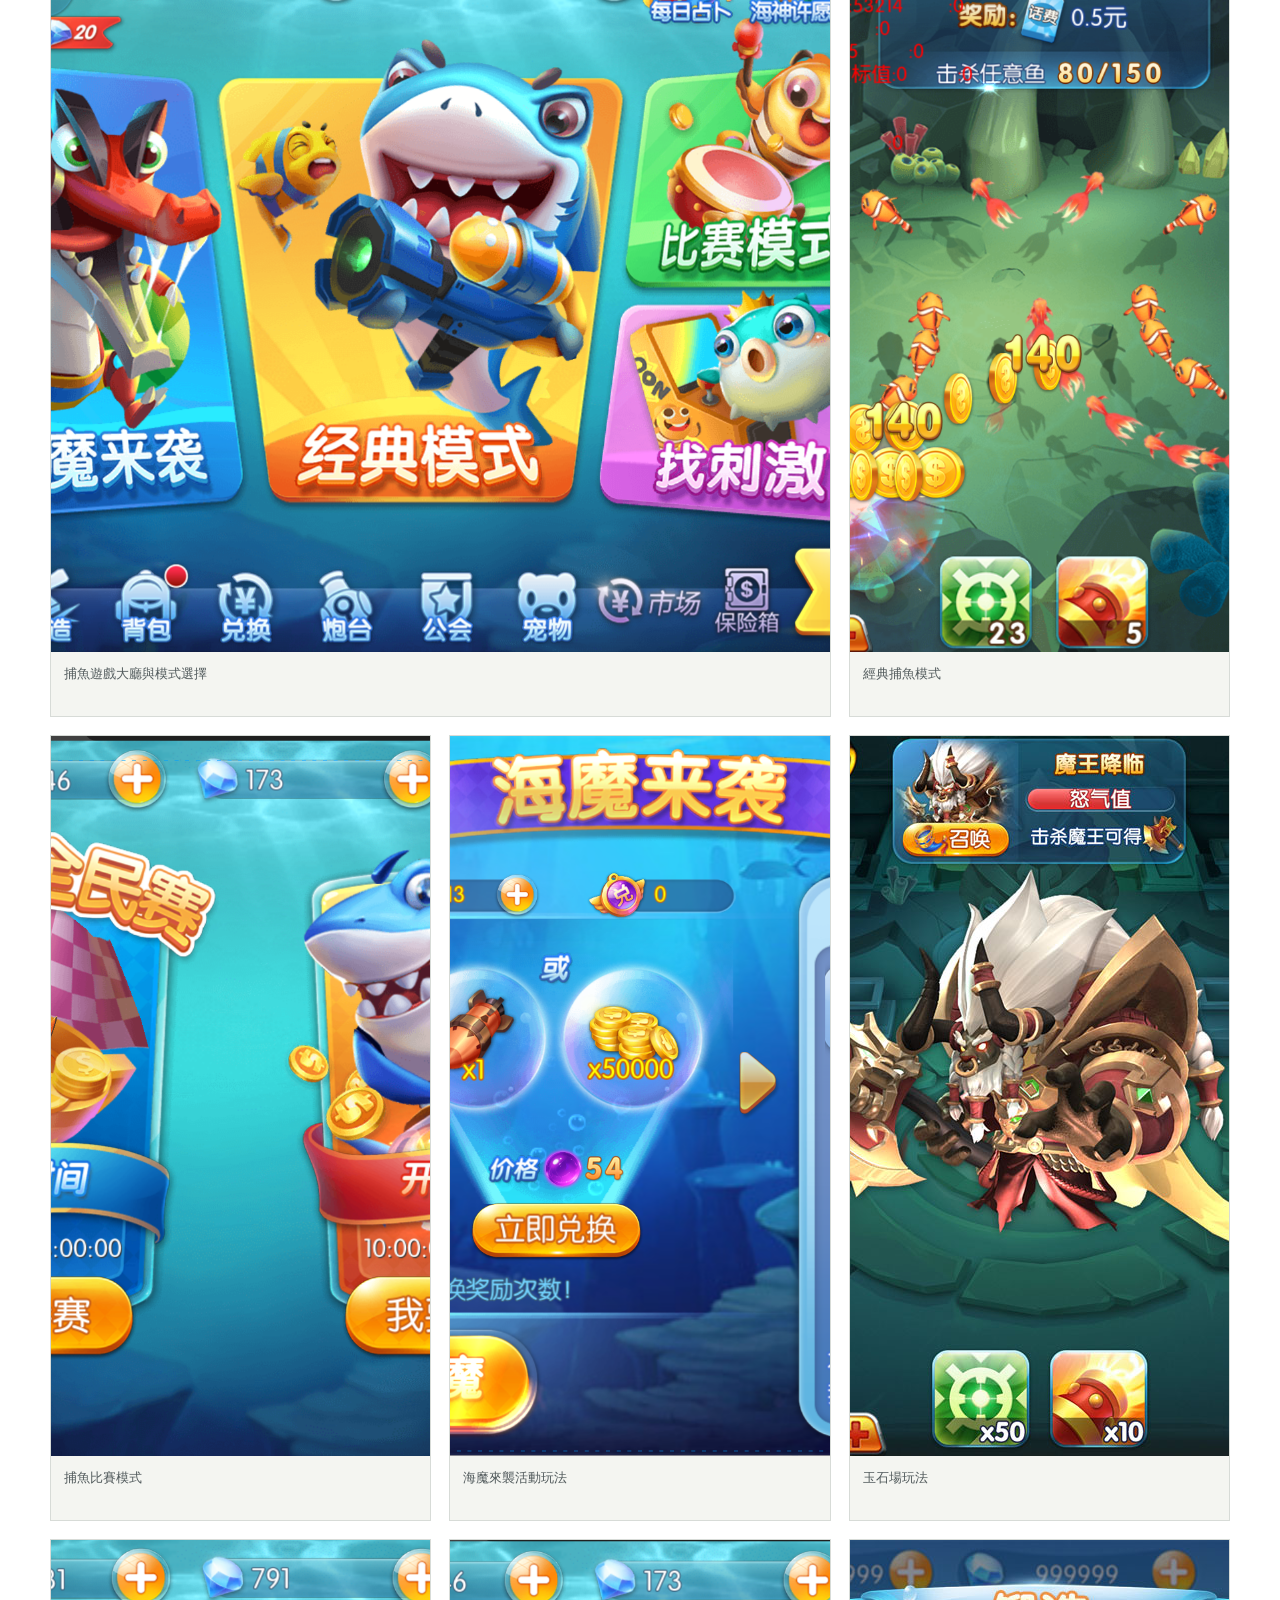
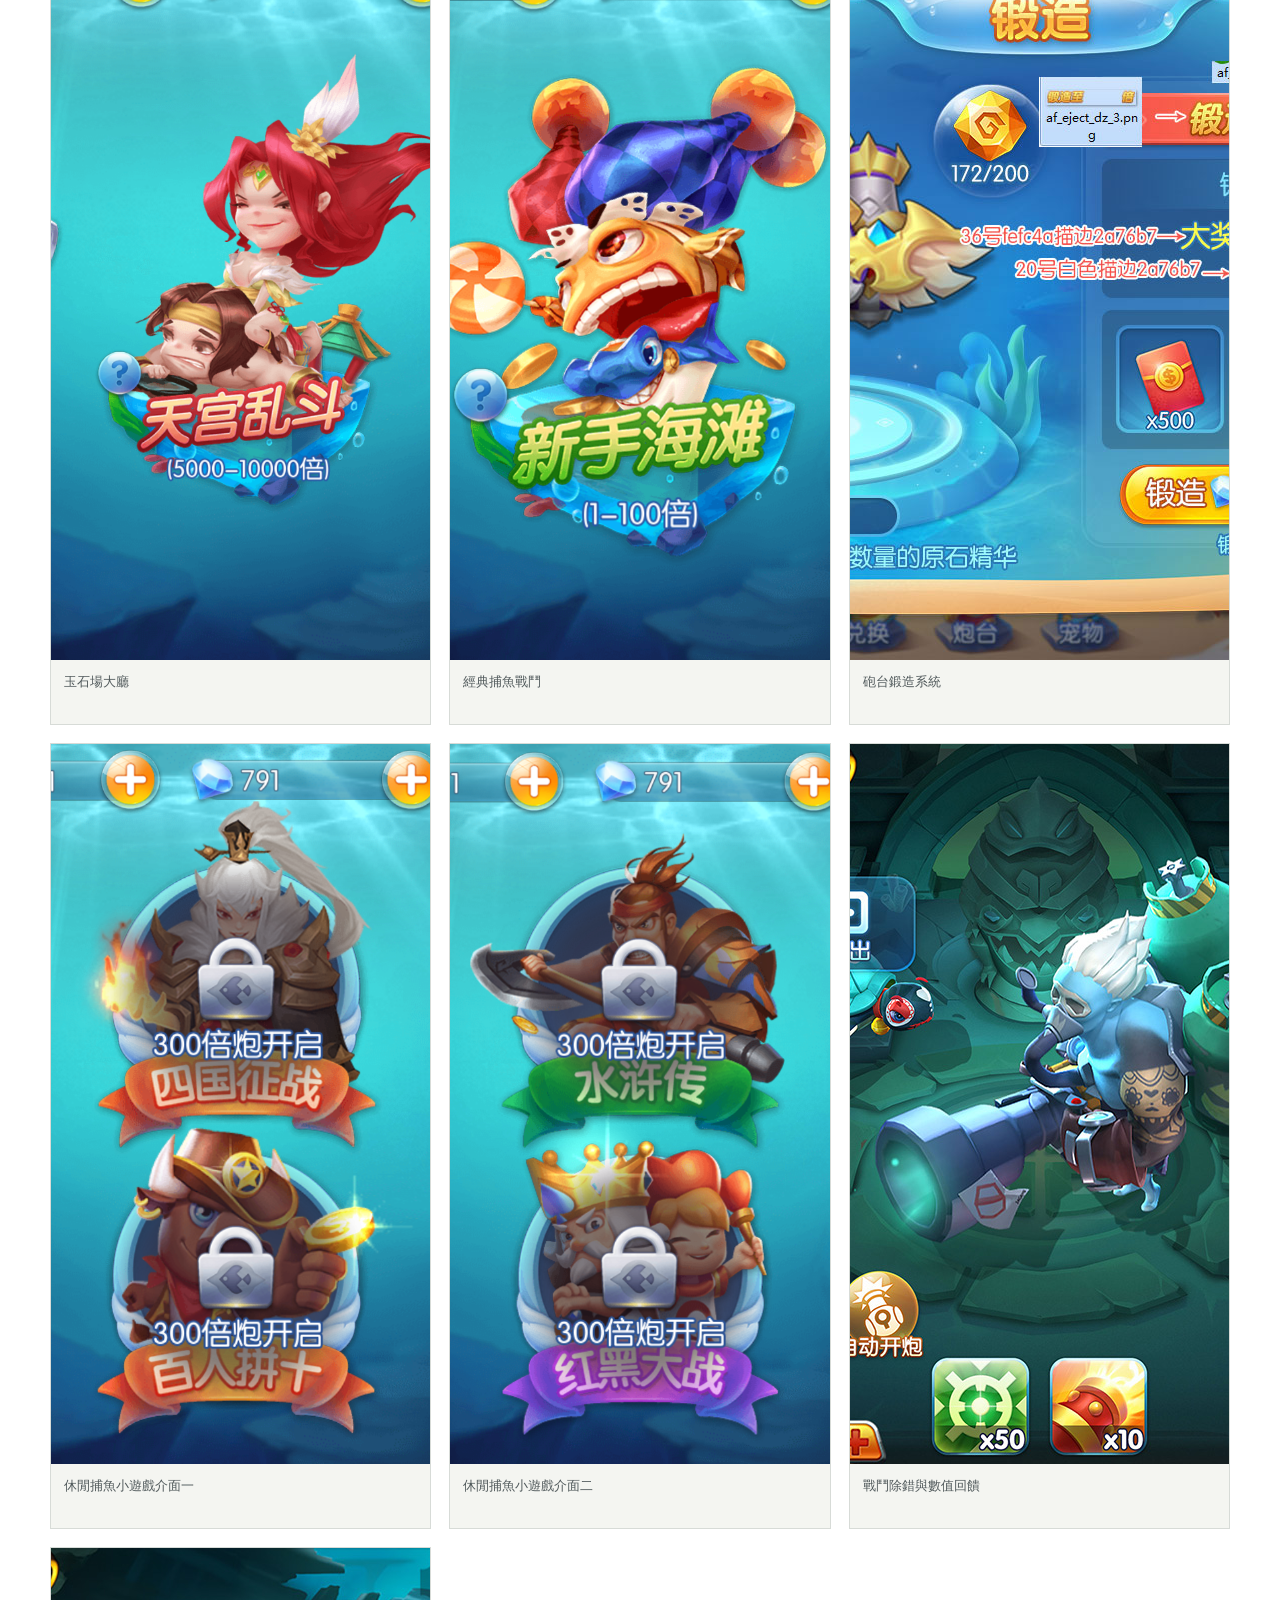
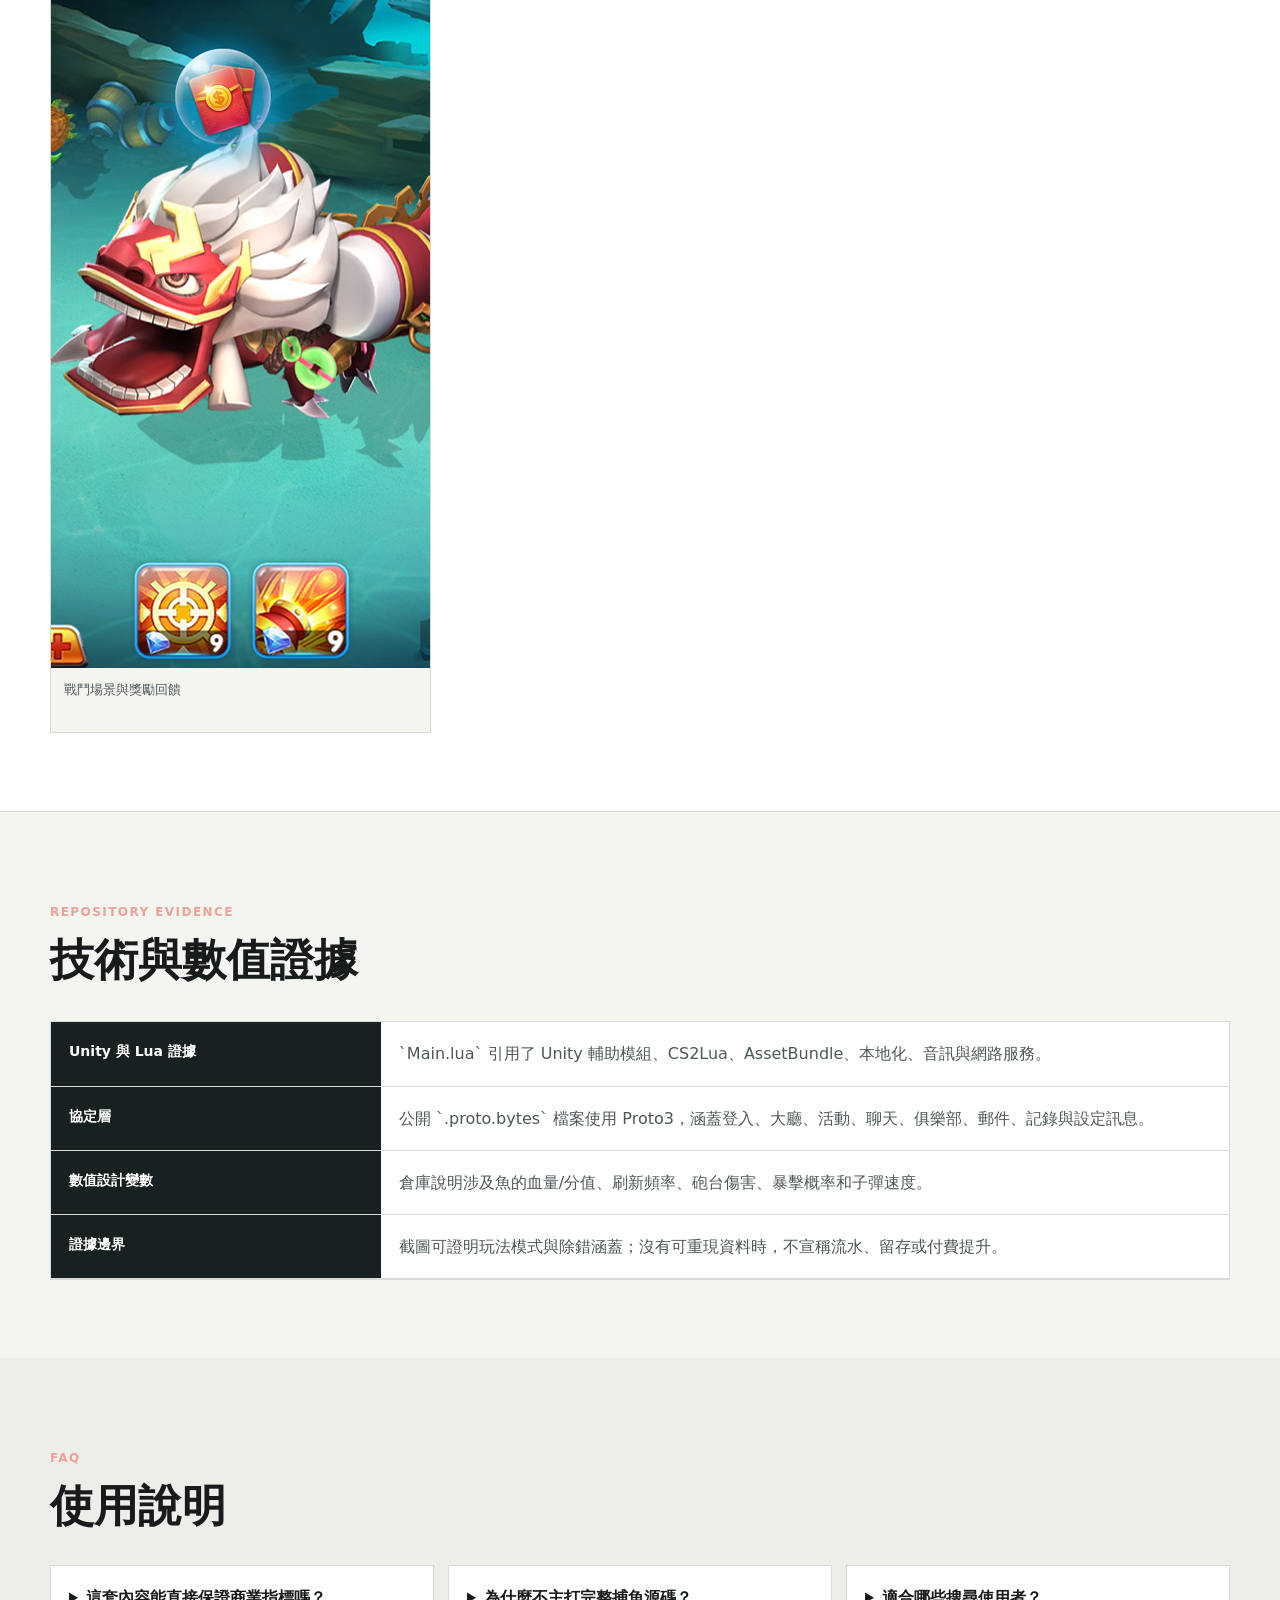
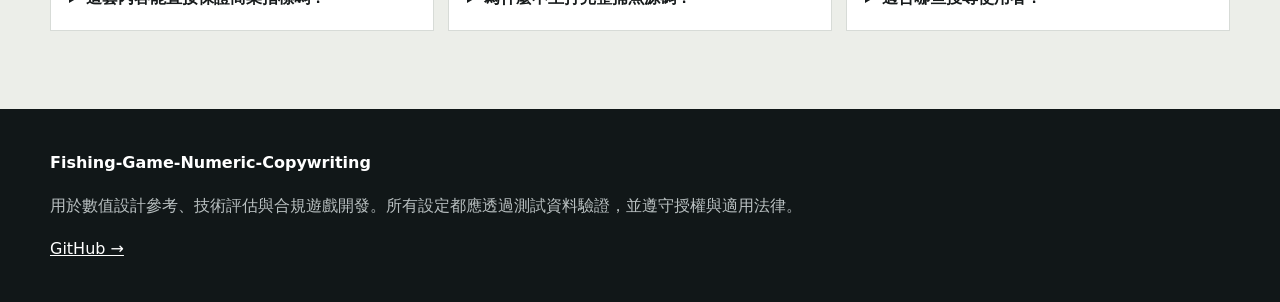
<file: docs/zh-tw/index.html>
<!doctype html><html lang="zh-TW"><head><meta charset="utf-8"><meta name="viewport" content="width=device-width,initial-scale=1"><meta name="robots" content="index,follow,max-image-preview:large"><meta name="google-site-verification" content="rrp5Uvgzi-1-rMxUBfhV3wjlNrFqzwnqiA4e3qsOLEM"><title>捕魚數值文案與玩法設定｜Unity Lua、Protobuf 與街機捕魚</title><meta name="description" content="展示捕魚遊戲數值文案、經典與比賽模式、玉石場和海魔活動，並結合 Unity Lua、Proto3 協定、設定變數、除錯場景及 12 張真實產品截圖。"><meta name="keywords" content="捕魚數值文案 · 捕魚玩法設定 · 捕魚遊戲策劃 · 遊戲平衡 · Unity Lua · Protobuf · 街機捕魚"><link rel="canonical" href="https://alibabama401.github.io/Fishing-Game-Numeric-Copywriting/zh-tw/"><link rel="alternate" hreflang="x-default" href="https://alibabama401.github.io/Fishing-Game-Numeric-Copywriting/"><link rel="alternate" hreflang="zh-CN" href="https://alibabama401.github.io/Fishing-Game-Numeric-Copywriting/zh-cn/"><link rel="alternate" hreflang="zh-TW" href="https://alibabama401.github.io/Fishing-Game-Numeric-Copywriting/zh-tw/"><link rel="alternate" hreflang="en" href="https://alibabama401.github.io/Fishing-Game-Numeric-Copywriting/en/"><meta property="og:type" content="website"><meta property="og:title" content="捕魚數值文案與玩法設定｜Unity Lua、Protobuf 與街機捕魚"><meta property="og:description" content="展示捕魚遊戲數值文案、經典與比賽模式、玉石場和海魔活動，並結合 Unity Lua、Proto3 協定、設定變數、除錯場景及 12 張真實產品截圖。"><meta property="og:url" content="https://alibabama401.github.io/Fishing-Game-Numeric-Copywriting/zh-tw/"><meta property="og:image" content="https://alibabama401.github.io/Fishing-Game-Numeric-Copywriting/assets/screenshots/lobby.png"><meta name="twitter:card" content="summary_large_image"><link rel="stylesheet" href="../assets/site.css"><script type="application/ld+json">{"@context":"https://schema.org","@type":"SoftwareSourceCode","name":"捕魚數值文案與玩法設定","description":"展示捕魚遊戲數值文案、經典與比賽模式、玉石場和海魔活動，並結合 Unity Lua、Proto3 協定、設定變數、除錯場景及 12 張真實產品截圖。","codeRepository":"https://github.com/alibabama401/Fishing-Game-Numeric-Copywriting","url":"https://alibabama401.github.io/Fishing-Game-Numeric-Copywriting/zh-tw/","programmingLanguage":["Lua","Protocol Buffers"],"image":["https://alibabama401.github.io/Fishing-Game-Numeric-Copywriting/assets/screenshots/lobby.png","https://alibabama401.github.io/Fishing-Game-Numeric-Copywriting/assets/screenshots/classic-mode.png","https://alibabama401.github.io/Fishing-Game-Numeric-Copywriting/assets/screenshots/tournament-mode.png"],"inLanguage":"zh-TW","license":"https://github.com/alibabama401/Fishing-Game-Numeric-Copywriting/blob/main/LICENSE"}</script></head><body class="numeric"><header><div class="shell nav"><a class="brand" href="../"><b>FISH</b><span>Numeric Design</span></a><nav><a href="#features">數值設計與玩法結構</a><a href="#gallery">玩法與除錯截圖</a><a href="#tech">技術與數值證據</a></nav><div class="langs" aria-label="Language"><a href="../">简</a><a href="../zh-tw/" aria-current="page">繁</a><a href="../en/">EN</a></div></div></header><main><section class="hero" style="--hero:url('../assets/screenshots/lobby.png')"><div class="shell hero-copy"><p class="eyebrow">GAME BALANCE + CONFIGURATION</p><h1>捕魚數值文案與玩法設定</h1><p class="intro">面向捕魚數值文案、玩法設定與遊戲策劃搜尋需求，整理模式結構、數值變數、Unity Lua 入口、Proto3 協定檔案和真實除錯截圖。</p><p class="keywords">捕魚數值文案 · 捕魚玩法設定 · 捕魚遊戲策劃 · 遊戲平衡 · Unity Lua · Protobuf · 街機捕魚</p><div class="actions"><a class="button primary" href="https://github.com/alibabama401/Fishing-Game-Numeric-Copywriting">查看 GitHub 專案</a><a class="button secondary" href="#gallery">查看截圖</a></div></div></section><section class="facts"><div class="shell"><span><b>12</b> 张仓库截图</span><span><b>Lua + Proto3</b> 可核实文件类型</span><span><b>3 种语言</b> 独立页面</span></div></section><section class="section shell" id="features"><p class="kicker">PRODUCT SCOPE</p><h2>數值設計與玩法結構</h2><p class="lead">頁面將程式碼證據和設計方法分開說明，適合產品策劃、數值策劃和開發者共同評估。</p><div class="features"><article><span>01</span><h3>核心數值變數</h3><p>魚的血量與分值、刷新頻率、砲台傷害、暴擊概率、子彈速度。</p></article><article><span>02</span><h3>模式與活動設定</h3><p>經典模式、比賽模式、玉石場、海魔來襲、鍛造與休閒小遊戲。</p></article><article><span>03</span><h3>回饋與除錯</h3><p>戰鬥截圖展示獎勵回饋、砲倍解鎖、任務目標及除錯數值覆蓋層。</p></article><article><span>04</span><h3>設定與協定</h3><p>Lua 入口、Unity 輔助模組、AssetBundle 相關引用和多組 Proto3 訊息定義。</p></article></div></section><section class="band" id="gallery"><div class="shell"><p class="kicker">VISUAL EVIDENCE</p><h2>玩法與除錯截圖</h2><p class="lead">12 張倉庫內截圖涵蓋大廳、模式入口、活動、戰鬥、鍛造和數值除錯，定位不與源碼美術倉庫重複。</p><div class="gallery"><figure class="wide"><img src="../assets/screenshots/lobby.png" alt="捕魚遊戲大廳與模式選擇" loading="eager" width="1280" height="720"><figcaption>捕魚遊戲大廳與模式選擇</figcaption></figure><figure><img src="../assets/screenshots/classic-mode.png" alt="經典捕魚模式" loading="eager" width="1280" height="720"><figcaption>經典捕魚模式</figcaption></figure><figure><img src="../assets/screenshots/tournament-mode.png" alt="捕魚比賽模式" loading="lazy" width="1280" height="720"><figcaption>捕魚比賽模式</figcaption></figure><figure><img src="../assets/screenshots/haimo.png" alt="海魔來襲活動玩法" loading="lazy" width="1280" height="720"><figcaption>海魔來襲活動玩法</figcaption></figure><figure><img src="../assets/screenshots/jade-arena.jpg" alt="玉石場玩法" loading="lazy" width="1280" height="720"><figcaption>玉石場玩法</figcaption></figure><figure><img src="../assets/screenshots/yushidating.png" alt="玉石場大廳" loading="lazy" width="1280" height="720"><figcaption>玉石場大廳</figcaption></figure><figure><img src="../assets/screenshots/jingdian.png" alt="經典捕魚戰鬥" loading="lazy" width="1280" height="720"><figcaption>經典捕魚戰鬥</figcaption></figure><figure><img src="../assets/screenshots/duanzhao.jpg" alt="砲台鍛造系統" loading="lazy" width="1280" height="720"><figcaption>砲台鍛造系統</figcaption></figure><figure><img src="../assets/screenshots/xiaoyouxi1.png" alt="休閒捕魚小遊戲介面一" loading="lazy" width="1280" height="720"><figcaption>休閒捕魚小遊戲介面一</figcaption></figure><figure><img src="../assets/screenshots/xiaoyouxi2.png" alt="休閒捕魚小遊戲介面二" loading="lazy" width="1280" height="720"><figcaption>休閒捕魚小遊戲介面二</figcaption></figure><figure><img src="../assets/screenshots/zhandou2.jpg" alt="戰鬥除錯與數值回饋" loading="lazy" width="1280" height="720"><figcaption>戰鬥除錯與數值回饋</figcaption></figure><figure><img src="../assets/screenshots/zhandou3.jpg" alt="戰鬥場景與獎勵回饋" loading="lazy" width="1280" height="720"><figcaption>戰鬥場景與獎勵回饋</figcaption></figure></div></div></section><section class="section shell" id="tech"><p class="kicker">REPOSITORY EVIDENCE</p><h2>技術與數值證據</h2><div class="table-scroll"><table><tr><th>Unity 與 Lua 證據</th><td>`Main.lua` 引用了 Unity 輔助模組、CS2Lua、AssetBundle、本地化、音訊與網路服務。</td></tr><tr><th>協定層</th><td>公開 `.proto.bytes` 檔案使用 Proto3，涵蓋登入、大廳、活動、聊天、俱樂部、郵件、記錄與設定訊息。</td></tr><tr><th>數值設計變數</th><td>倉庫說明涉及魚的血量/分值、刷新頻率、砲台傷害、暴擊概率和子彈速度。</td></tr><tr><th>證據邊界</th><td>截圖可證明玩法模式與除錯涵蓋；沒有可重現資料時，不宣稱流水、留存或付費提升。</td></tr></table></div></section><section class="faq-band"><div class="shell"><p class="kicker">FAQ</p><h2>使用說明</h2><div class="faq"><details><summary>這套內容能直接保證商業指標嗎？</summary><p>不能。數值設計需要結合目標使用者、發行區域、實際埋點和 A/B 測試持續調整，本頁不承諾流水、留存或付費結果。</p></details><details><summary>為什麼不主打完整捕魚源碼？</summary><p>該倉庫最有區分度的證據是數值文案、玩法截圖、Lua 入口與 Proto3 協定；完整源碼與美術由另一倉庫承接。</p></details><details><summary>適合哪些搜尋使用者？</summary><p>適合查找捕魚數值策劃、遊戲平衡、玩法設定、Unity Lua 和 Protobuf 結構參考的使用者。</p></details></div></div></section></main><footer><div class="shell"><strong>Fishing-Game-Numeric-Copywriting</strong><p>用於數值設計參考、技術評估與合規遊戲開發。所有設定都應透過測試資料驗證，並遵守授權與適用法律。</p><a href="https://github.com/alibabama401/Fishing-Game-Numeric-Copywriting">GitHub →</a></div></footer></body></html>
</file>
<file: docs/assets/site.css>
:root{--ink:#171b1c;--paper:#f4f5f1;--white:#fff;--muted:#616a6c;--line:#d7dbd7;--dark:#111718;--accent:#c73a31;--accent2:#168078;--gold:#c18a27}*{box-sizing:border-box}html{scroll-behavior:smooth}body{margin:0;background:var(--paper);color:var(--ink);font-family:Inter,ui-sans-serif,system-ui,-apple-system,"Segoe UI","PingFang SC","Microsoft JhengHei","Microsoft YaHei",sans-serif;line-height:1.7;letter-spacing:0}body.numeric{--accent:#b04f25;--accent2:#15746f;--gold:#a37a20}a{color:inherit}img{display:block;max-width:100%}.shell{width:min(1180px,calc(100% - 40px));margin:auto}header{position:sticky;top:0;z-index:20;background:rgba(17,23,24,.96);color:#fff;border-bottom:1px solid #394143}.nav{height:66px;display:flex;align-items:center;gap:28px}.brand{display:flex;align-items:center;gap:11px;text-decoration:none}.brand b{display:grid;place-items:center;width:48px;height:36px;background:var(--accent);font-size:12px}.brand span{font-weight:780}.nav nav{display:flex;gap:20px;margin-left:auto}.nav nav a,.langs a{font-size:13px;color:#d7dcdd;text-decoration:none}.langs{display:flex;gap:10px;border-left:1px solid #3d4547;padding-left:18px}.langs a[aria-current=page],.nav a:hover{color:#fff;text-decoration:underline;text-underline-offset:5px}.hero{min-height:545px;display:flex;align-items:center;color:#fff;background-image:linear-gradient(90deg,rgba(10,15,16,.97),rgba(10,15,16,.8) 53%,rgba(10,15,16,.25)),var(--hero);background-size:cover;background-position:center}.numeric .hero{background-image:linear-gradient(90deg,rgba(17,22,23,.96),rgba(17,22,23,.76) 55%,rgba(17,22,23,.18)),var(--hero)}.hero-copy{padding-block:72px}.hero-copy>*{max-width:830px}.eyebrow,.kicker{font-size:12px;font-weight:850;letter-spacing:.12em;color:#f0a096}.hero h1{max-width:980px;font-family:Georgia,"Noto Serif SC",serif;font-size:66px;line-height:1.08;margin:12px 0 22px}.intro{font-size:19px;color:#e1e4e4}.keywords{color:#e9bd69;font-size:14px}.actions{display:flex;gap:12px;flex-wrap:wrap;margin-top:29px}.button{display:inline-flex;align-items:center;justify-content:center;min-height:46px;padding:0 20px;text-decoration:none;font-weight:800;border:1px solid #b2b8b9}.button.primary{background:var(--accent);border-color:var(--accent)}.button.secondary{background:rgba(14,20,21,.5)}.facts{background:var(--dark);color:#fff;border-top:1px solid #384042}.facts .shell{display:grid;grid-template-columns:repeat(3,1fr);padding-block:23px}.facts span{padding-left:18px;border-left:3px solid var(--accent2);color:#aeb7b9;font-size:13px}.facts b{display:block;color:#fff;font-size:20px}.section,.band,.faq-band{padding:78px 0}.band{background:#fff;border-block:1px solid var(--line)}.faq-band{background:#eceee9}h2{font-family:Georgia,"Noto Serif SC",serif;font-size:44px;line-height:1.2;margin:4px 0 14px}.lead{max-width:860px;color:var(--muted);font-size:17px}.features{display:grid;grid-template-columns:repeat(4,1fr);gap:1px;background:var(--line);border:1px solid var(--line);margin-top:36px}.features article{background:#fff;padding:24px;min-height:220px}.features span{font:800 12px ui-monospace;color:var(--accent)}.features h3{font-size:18px;margin:10px 0}.features p{color:var(--muted);margin:0}.gallery{display:grid;grid-template-columns:repeat(3,1fr);gap:18px;margin-top:37px}.gallery figure{margin:0;background:var(--paper);border:1px solid var(--line)}.gallery figure.wide{grid-column:span 2}.gallery img{width:100%;aspect-ratio:16/9;object-fit:cover;object-position:center;background:#121719}.gallery figcaption{padding:11px 13px;color:#50595b;font-size:13px;min-height:64px}.table-scroll{overflow:auto;margin-top:34px;border:1px solid var(--line)}table{width:100%;border-collapse:collapse;background:#fff}th,td{text-align:left;padding:18px;border-bottom:1px solid var(--line);vertical-align:top}th{width:28%;background:#182021;color:#fff;font-size:14px}td{color:#4e575a}.faq{display:grid;grid-template-columns:repeat(3,1fr);gap:14px;margin-top:32px}.faq details{background:#fff;border:1px solid var(--line);padding:18px}.faq summary{font-weight:800;cursor:pointer}.faq p{color:var(--muted)}footer{background:var(--dark);color:#b9c0c1;padding:40px 0}footer strong,footer a{color:#fff}footer p{max-width:850px}@media(max-width:900px){.nav nav{display:none}.langs{margin-left:auto}.hero h1{font-size:52px}.features{grid-template-columns:1fr 1fr}.gallery{grid-template-columns:1fr 1fr}.gallery figure.wide{grid-column:auto}.faq{grid-template-columns:1fr}.facts .shell{grid-template-columns:1fr 1fr;gap:18px}}@media(max-width:560px){.shell{width:min(100% - 28px,1180px)}.nav{height:60px}.brand span{display:none}.hero{min-height:650px;background-image:linear-gradient(rgba(10,15,16,.91),rgba(10,15,16,.78)),var(--hero)}.hero h1{font-size:39px}.intro{font-size:16px}.button{width:100%}.facts .shell,.features,.gallery{grid-template-columns:1fr}.facts span{padding-block:6px}.section,.band,.faq-band{padding:60px 0}h2{font-size:34px}.features article{min-height:0}.gallery figcaption{min-height:0}th{min-width:180px}}
</file>
